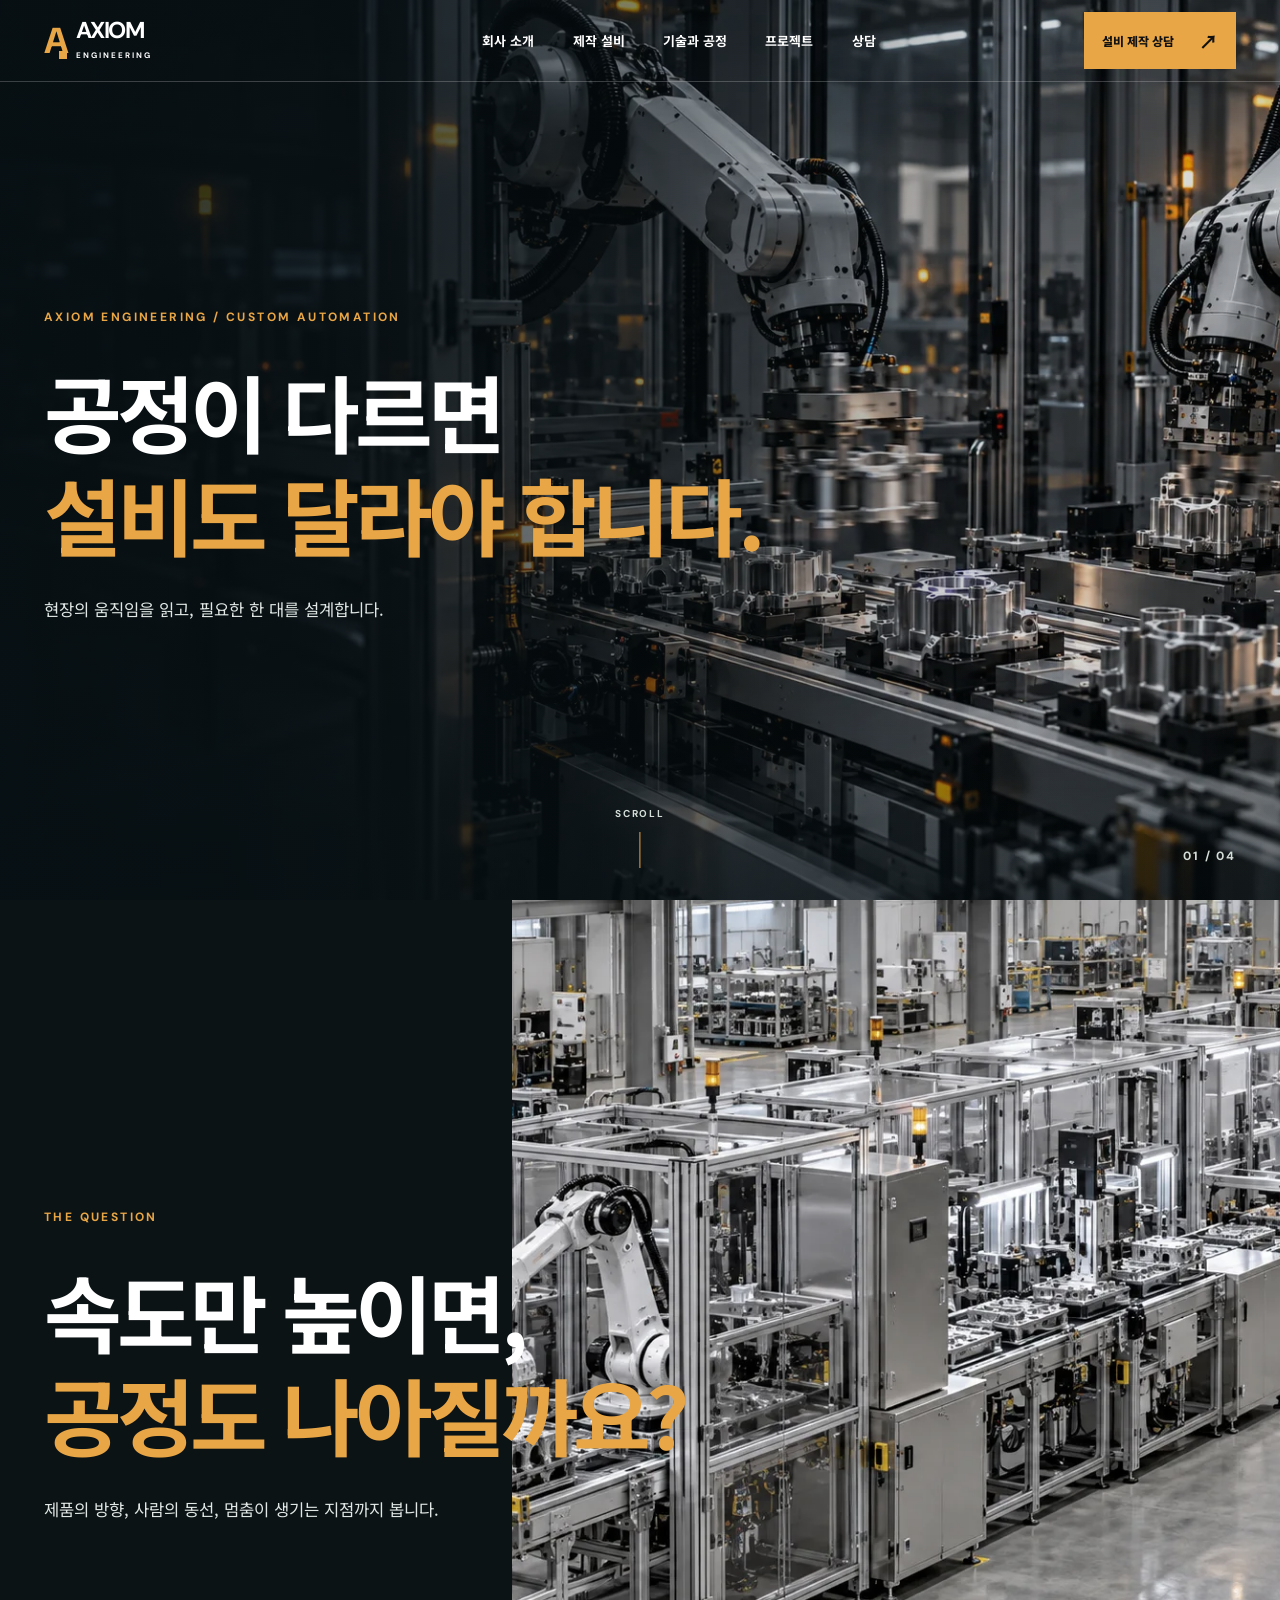
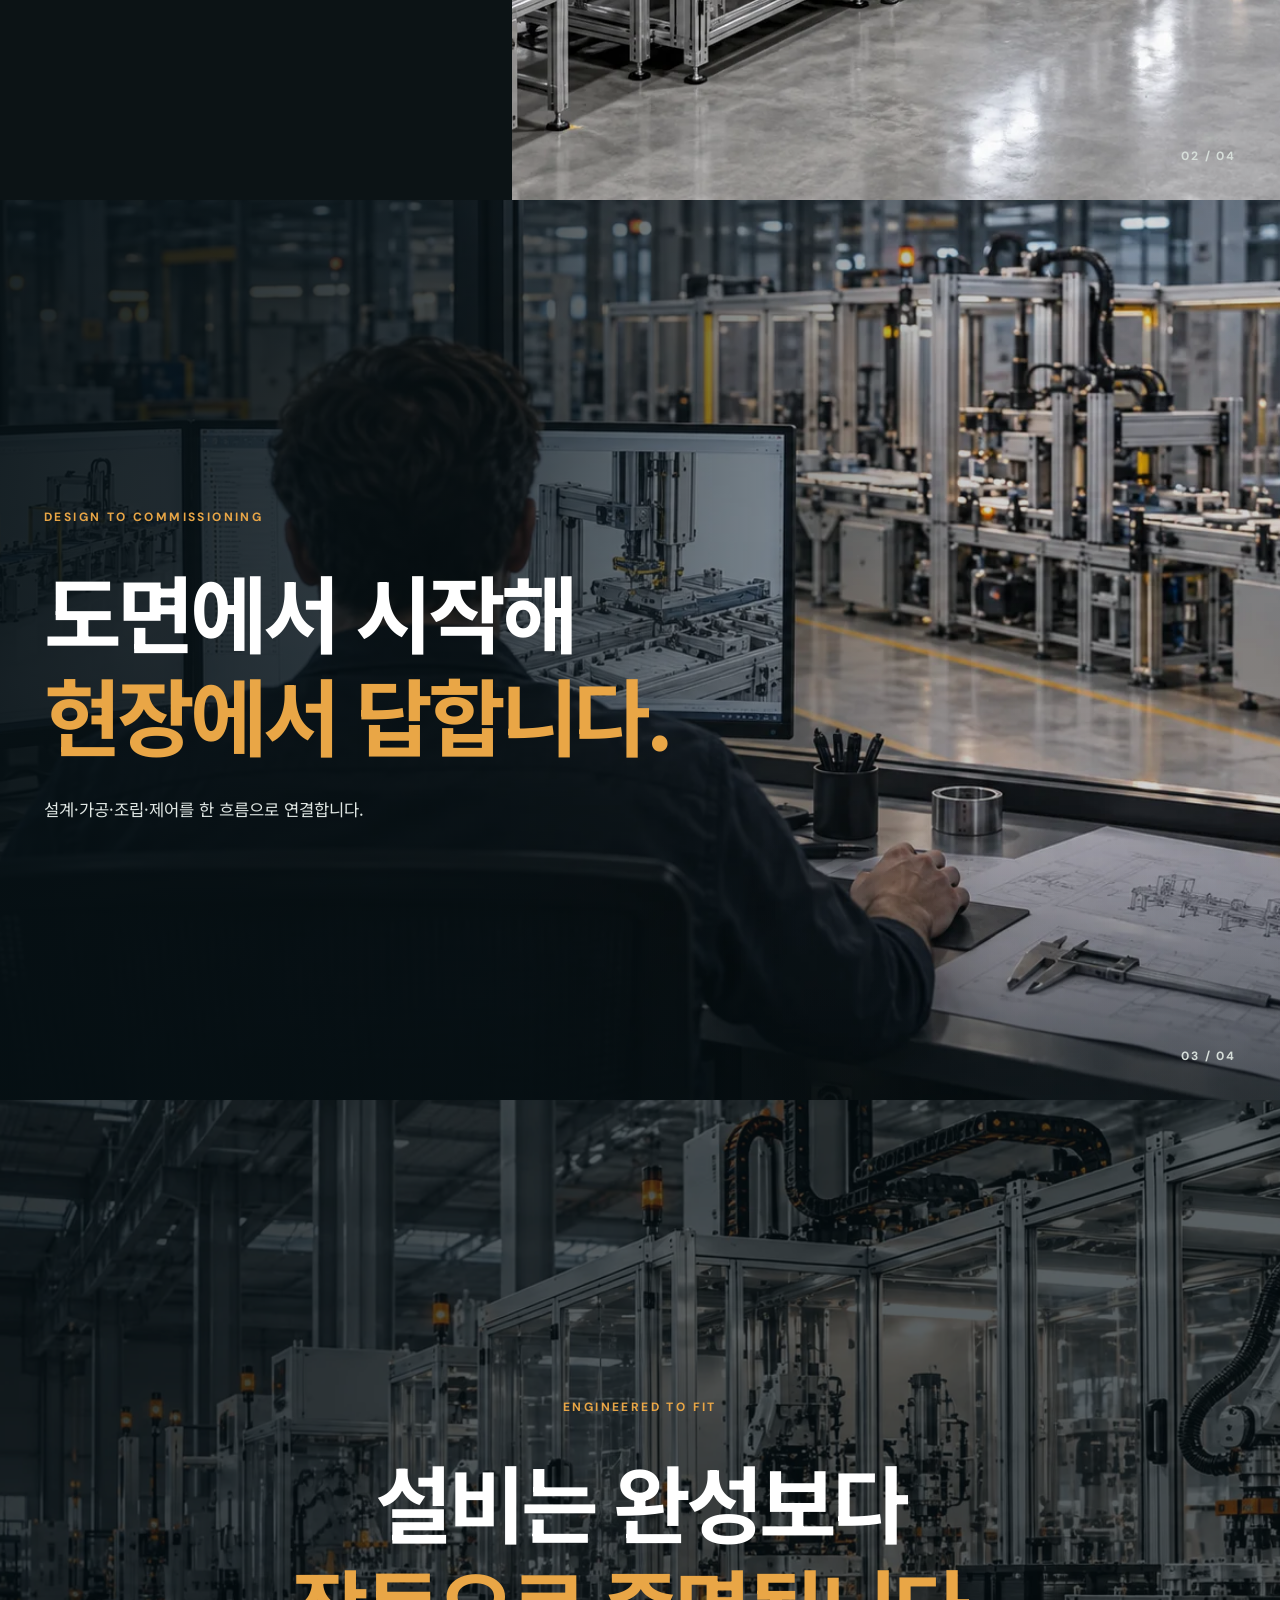
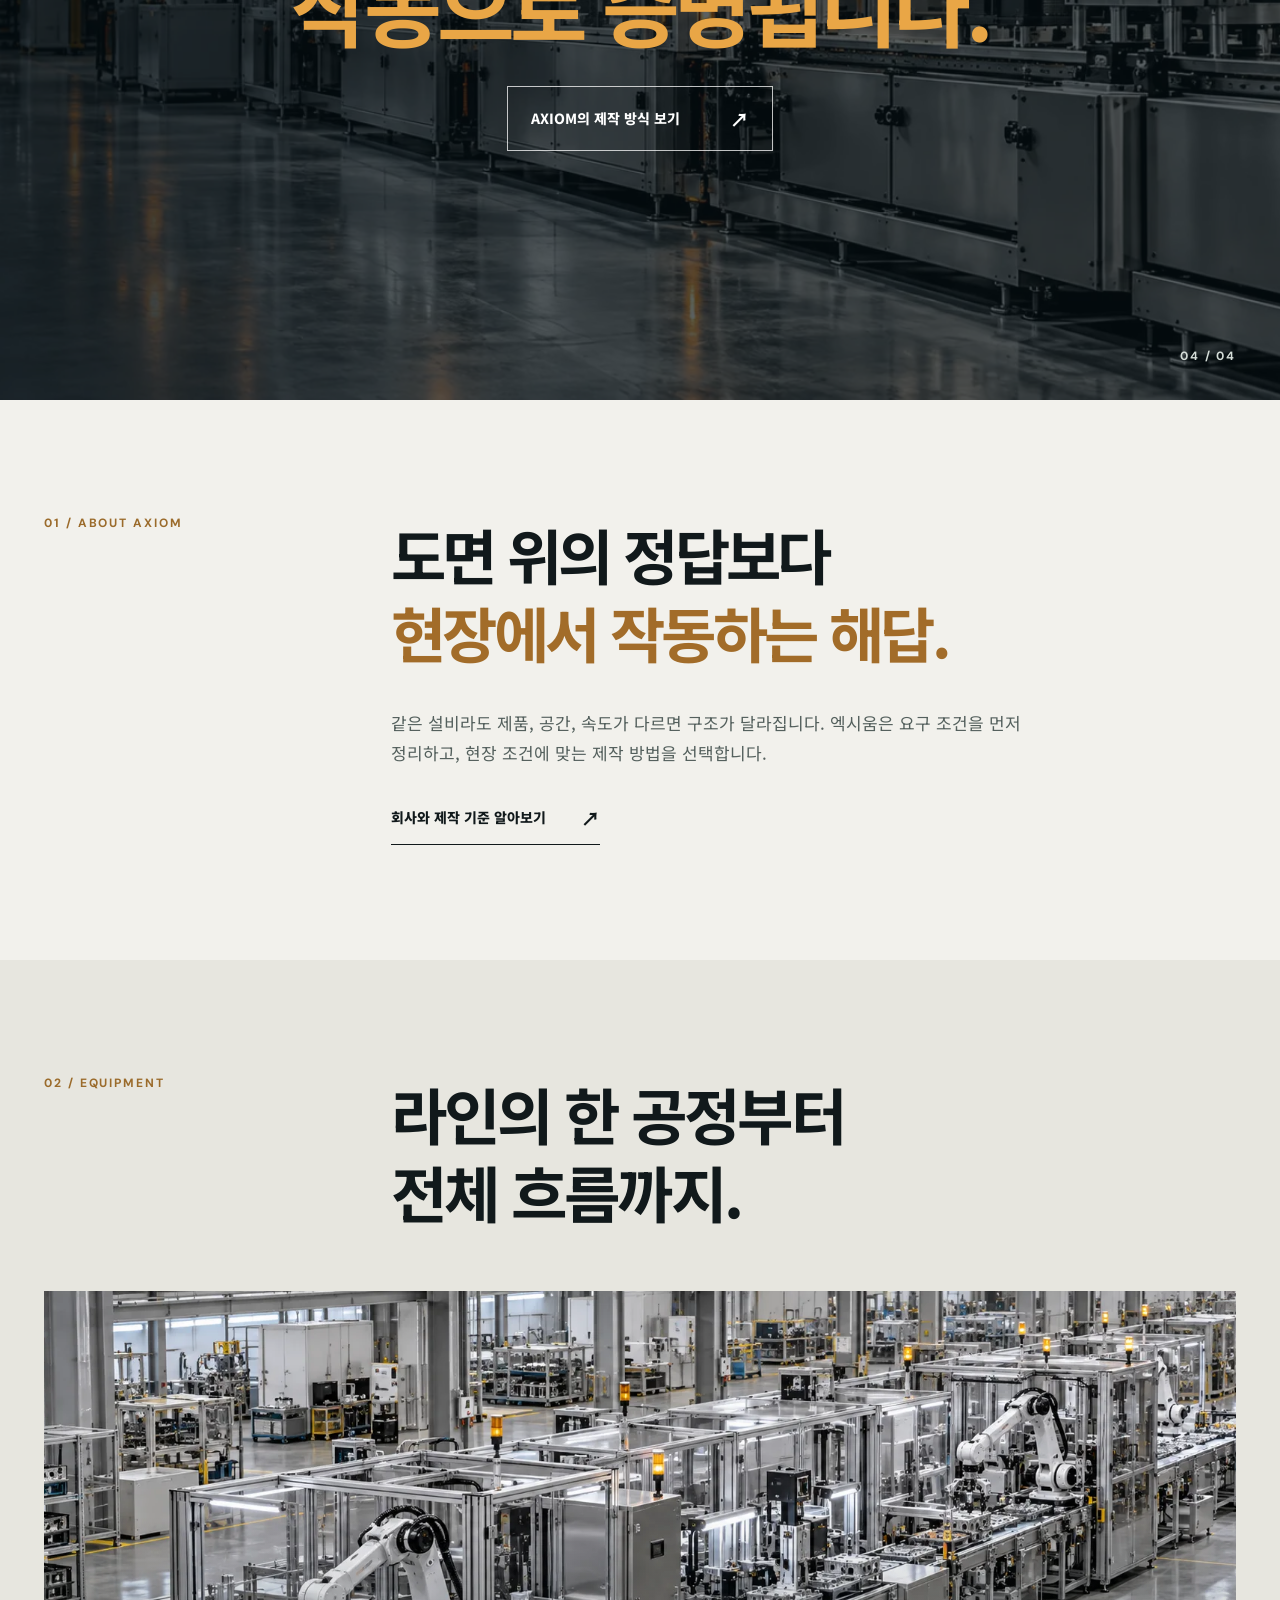
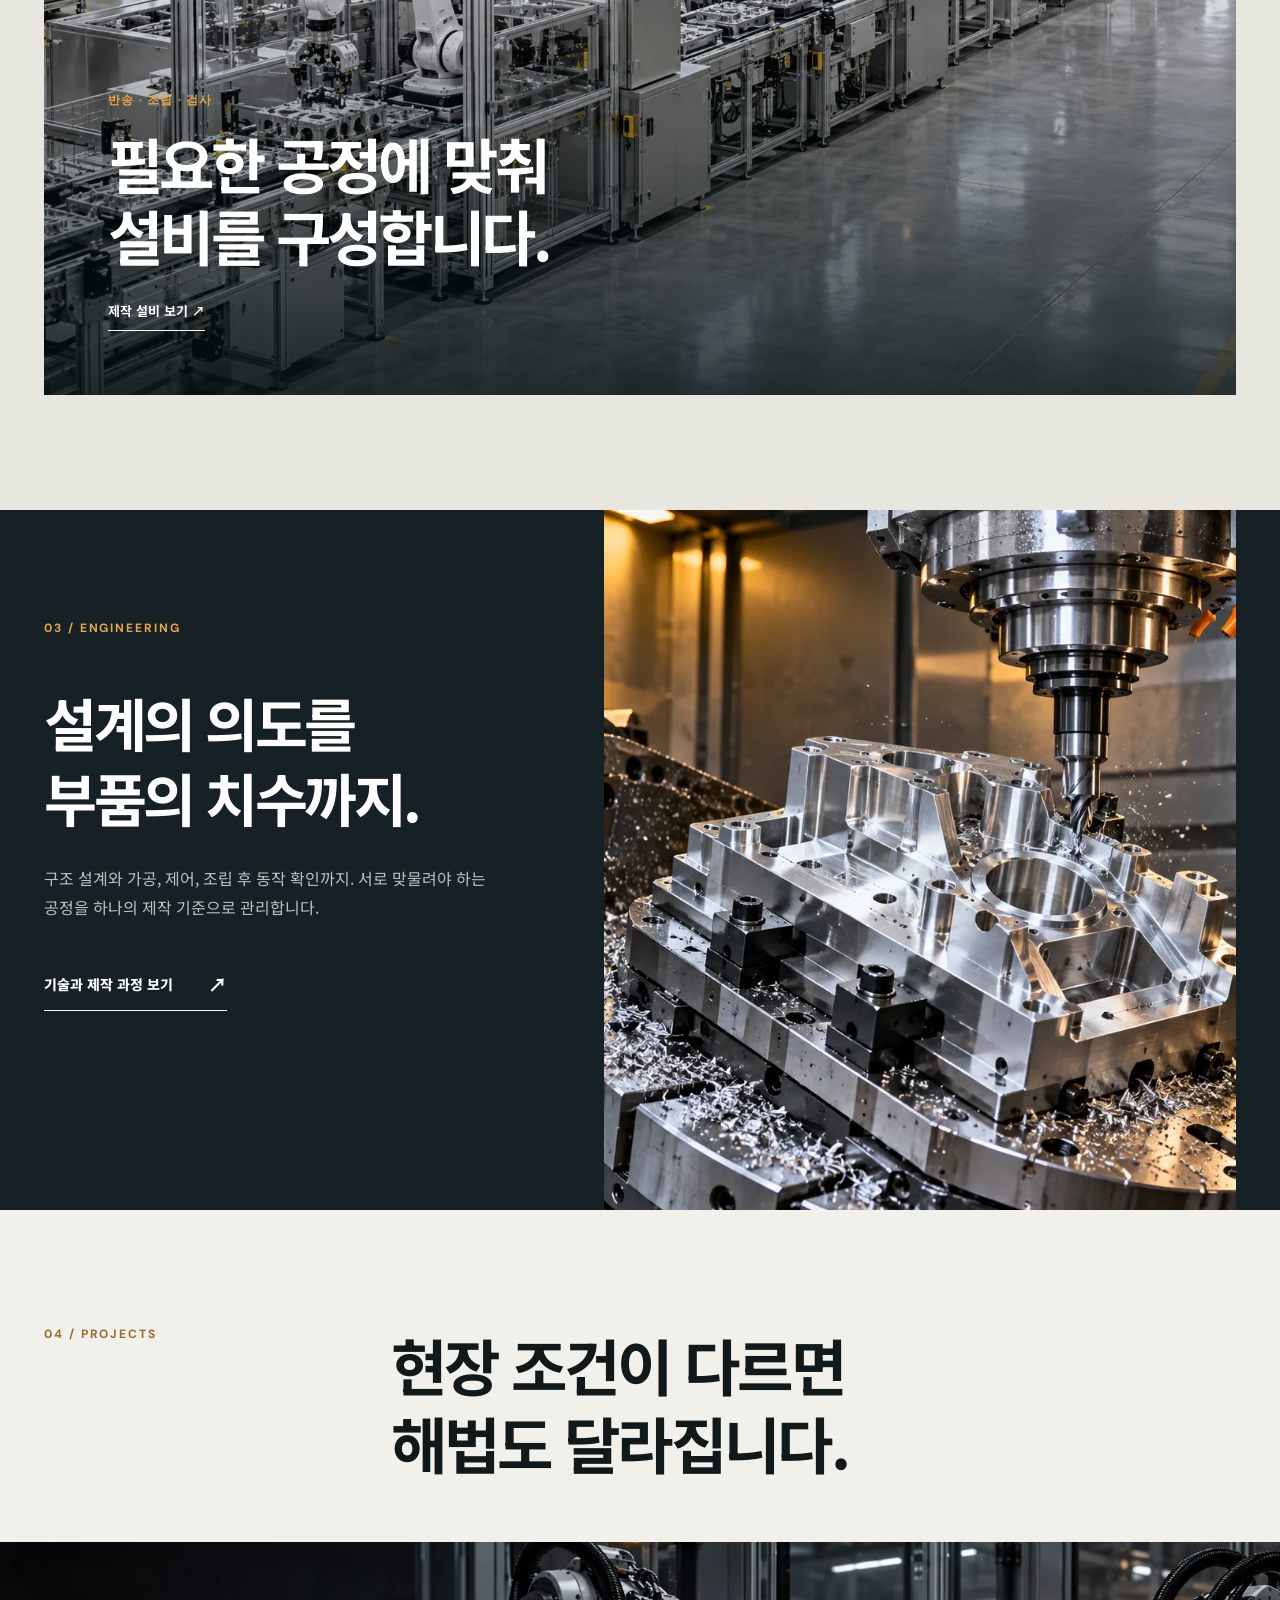
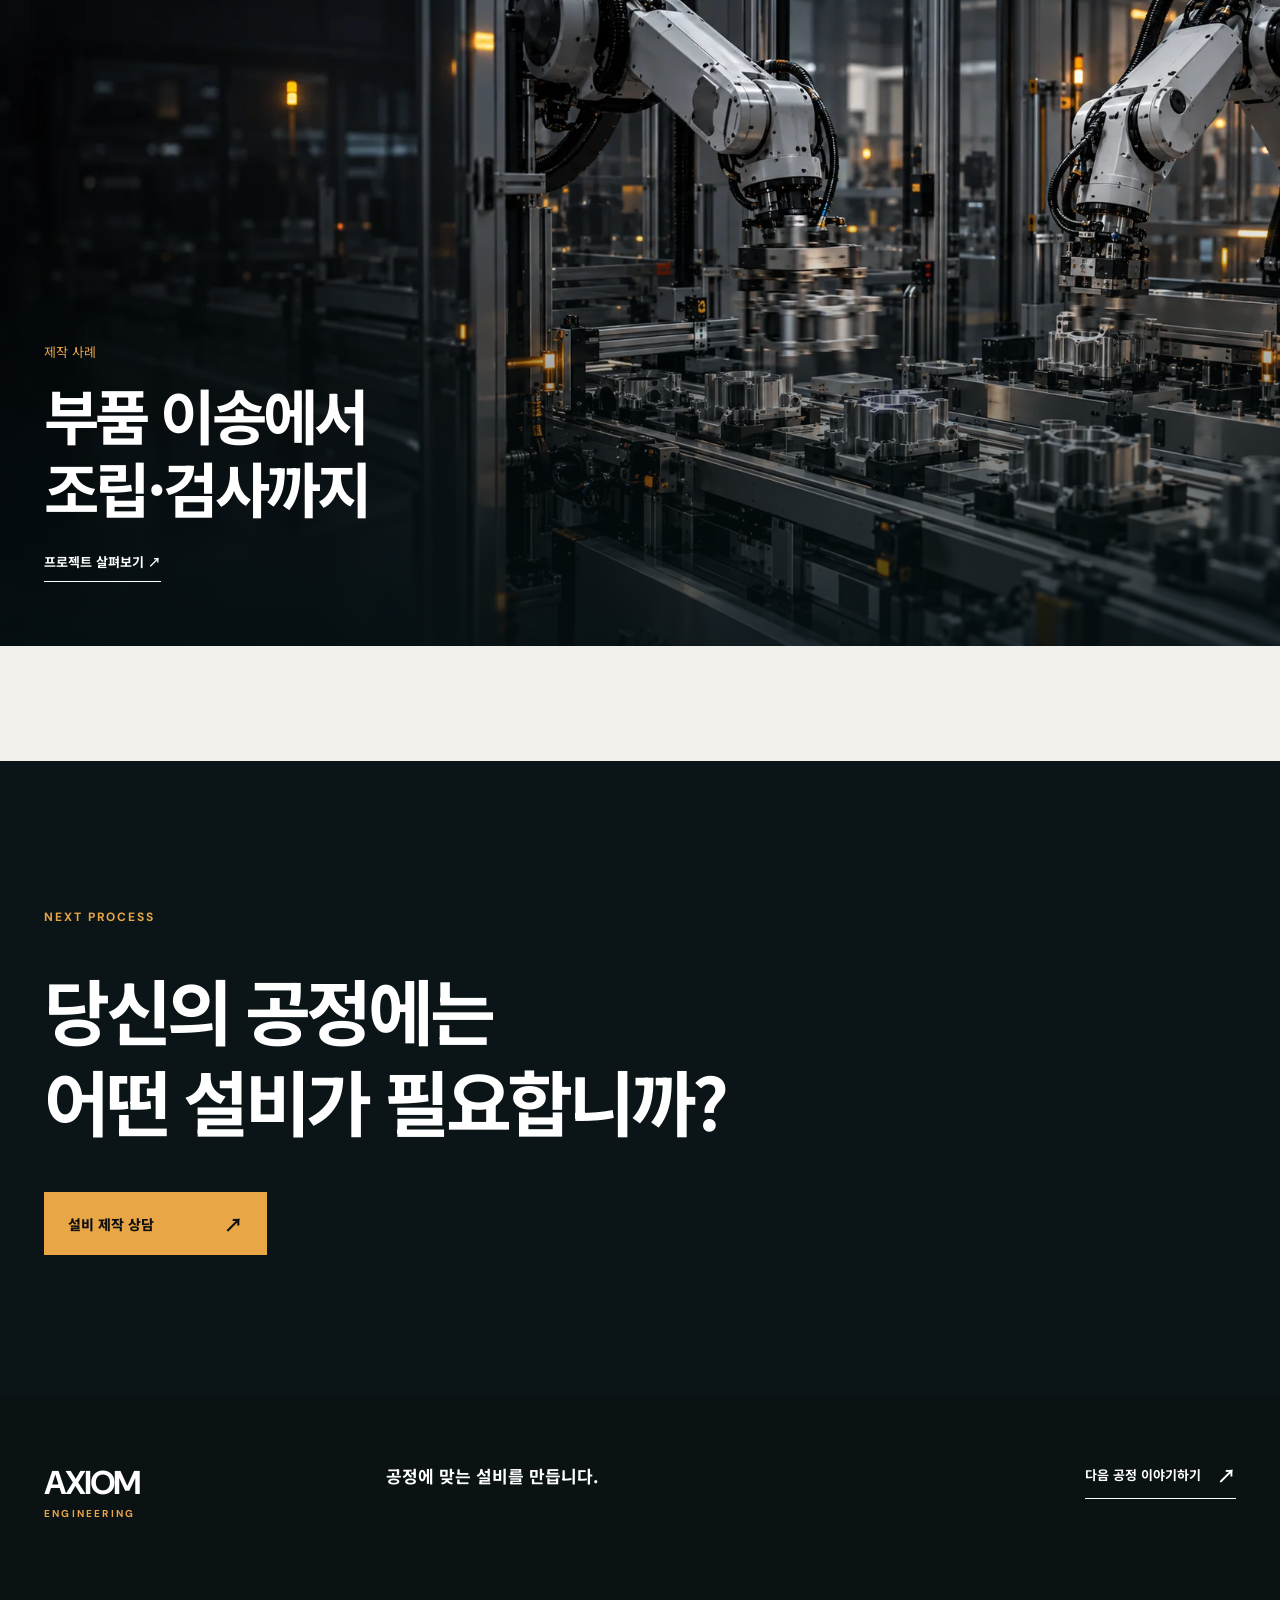
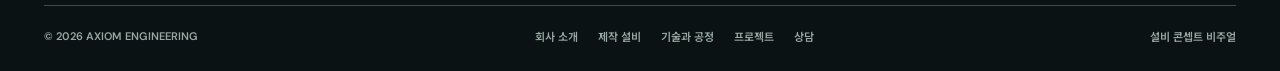
<file: index.html>
<!doctype html><html lang="ko"><head><meta charset="utf-8"><meta name="viewport" content="width=device-width, initial-scale=1"><meta name="theme-color" content="#0d1518"><meta name="robots" content="index, follow, max-image-preview:large"><title>AXIOM ENGINEERING | 맞춤형 산업 자동화 설비</title><meta name="description" content="자동 반송·조립·검사 설비를 공정에 맞춰 설계합니다. 제작 범위와 설계부터 시운전까지의 과정을 확인하고 프로젝트를 상담하세요."><link rel="canonical" href="https://axiom-six-alpha.vercel.app/"><link rel="icon" href="favicon.ico" sizes="any"><link rel="icon" type="image/svg+xml" href="favicon.svg"><link rel="icon" type="image/png" sizes="32x32" href="favicon-32.png"><link rel="icon" type="image/png" sizes="16x16" href="favicon-16.png"><link rel="apple-touch-icon" sizes="180x180" href="apple-touch-icon.png"><link rel="manifest" href="site.webmanifest"><meta property="og:locale" content="ko_KR"><meta property="og:type" content="website"><meta property="og:site_name" content="AXIOM ENGINEERING"><meta property="og:title" content="AXIOM ENGINEERING | 맞춤형 산업 자동화 설비"><meta property="og:description" content="자동 반송·조립·검사 설비를 공정에 맞춰 설계합니다. 제작 범위와 설계부터 시운전까지의 과정을 확인하고 프로젝트를 상담하세요."><meta property="og:url" content="https://axiom-six-alpha.vercel.app/"><meta property="og:image" content="https://axiom-six-alpha.vercel.app/og-image.png"><meta property="og:image:type" content="image/png"><meta property="og:image:width" content="1200"><meta property="og:image:height" content="630"><meta property="og:image:alt" content="AXIOM ENGINEERING 맞춤형 자동화 설비"><meta name="twitter:card" content="summary_large_image"><meta name="twitter:title" content="AXIOM ENGINEERING | 맞춤형 산업 자동화 설비"><meta name="twitter:description" content="자동 반송·조립·검사 설비를 공정에 맞춰 설계합니다. 제작 범위와 설계부터 시운전까지의 과정을 확인하고 프로젝트를 상담하세요."><meta name="twitter:image" content="https://axiom-six-alpha.vercel.app/og-image.png"><link rel="preload" href="assets/robot-cell.webp" as="image"><link rel="modulepreload" href="opening-3d.js?v=8"><link rel="stylesheet" href="opening.css?v=7"><link rel="stylesheet" href="site.css"><script type="application/ld+json">{"@context":"https://schema.org","@graph":[{"@type":"Organization","@id":"https://axiom-six-alpha.vercel.app/#organization","name":"AXIOM ENGINEERING","url":"https://axiom-six-alpha.vercel.app/","logo":{"@type":"ImageObject","url":"https://axiom-six-alpha.vercel.app/icon-512.png"}},{"@type":"WebSite","@id":"https://axiom-six-alpha.vercel.app/#website","name":"AXIOM ENGINEERING","url":"https://axiom-six-alpha.vercel.app/","inLanguage":"ko-KR","publisher":{"@id":"https://axiom-six-alpha.vercel.app/#organization"}},{"@type":"WebPage","@id":"https://axiom-six-alpha.vercel.app/#webpage","url":"https://axiom-six-alpha.vercel.app/","name":"AXIOM ENGINEERING | 맞춤형 산업 자동화 설비","description":"자동 반송·조립·검사 설비를 공정에 맞춰 설계합니다. 제작 범위와 설계부터 시운전까지의 과정을 확인하고 프로젝트를 상담하세요.","inLanguage":"ko-KR","isPartOf":{"@id":"https://axiom-six-alpha.vercel.app/#website"},"publisher":{"@id":"https://axiom-six-alpha.vercel.app/#organization"}}]}</script><script defer src="site.js?v=3d8"></script></head><body data-page="home" data-home="true" class="intro-active"><a class="skip-link" href="#main">본문으로 바로가기</a><div class="intro" id="intro" role="region" aria-label="설비 오프닝">
  <div class="opening-fallback" aria-hidden="true"><span></span><span></span></div>
  <div class="intro-mark" aria-hidden="true"><span>AXIOM</span><small>ENGINEERING</small></div>
  <button class="intro-skip" id="introSkip" type="button">건너뛰기 <span aria-hidden="true">↗</span></button>
</div>
<noscript><style>.intro{display:none}.intro-active{overflow:auto}</style></noscript>
<header class="site-header" id="siteHeader"><a class="brand" href="index.html" aria-label="AXIOM ENGINEERING 홈"><span class="brand-a">A<span></span></span><span class="brand-word">AXIOM<small>ENGINEERING</small></span></a><nav class="desktop-nav" aria-label="주 메뉴"><a href="company.html" >회사 소개</a><a href="equipment.html" >제작 설비</a><a href="engineering.html" >기술과 공정</a><a href="projects.html" >프로젝트</a><a href="contact.html" >상담</a></nav><a class="header-cta" href="contact.html">설비 제작 상담 <span aria-hidden="true">↗</span></a><button class="menu-toggle" id="menuToggle" type="button" aria-controls="mobileMenu" aria-expanded="false" aria-label="메뉴 열기"><span></span><span></span></button></header><nav class="mobile-menu" id="mobileMenu" aria-label="모바일 메뉴"><a href="company.html" >회사 소개</a><a href="equipment.html" >제작 설비</a><a href="engineering.html" >기술과 공정</a><a href="projects.html" >프로젝트</a><a href="contact.html" >상담</a></nav><main id="main"><div class="story" id="prologue" aria-label="AXIOM의 제작 이야기"><section class="story-scene story-first" data-scene="1" style="--scene-image:url('assets/robot-cell.webp')" aria-labelledby="storyTitle"><div class="story-inner wrap"><p class="story-kicker">AXIOM ENGINEERING / CUSTOM AUTOMATION</p><h1 id="storyTitle">공정이 다르면<br><em>설비도 달라야 합니다.</em></h1><p class="story-lead">현장의 움직임을 읽고, 필요한 한 대를 설계합니다.</p></div><span class="scene-side">01 / 04</span><span class="scene-cue">SCROLL <i></i></span></section>
  <section class="story-scene story-question" data-scene="2" aria-labelledby="storyQuestion"><div class="story-question-image"><img src="assets/line.webp" alt="자동화 생산라인 콘셉트 비주얼" loading="eager"></div><div class="story-inner wrap"><p class="story-kicker">THE QUESTION</p><h2 id="storyQuestion">속도만 높이면,<br><em>공정도 나아질까요?</em></h2><p class="story-lead">제품의 방향, 사람의 동선, 멈춤이 생기는 지점까지 봅니다.</p></div><span class="scene-side">02 / 04</span></section>
  <section class="story-scene story-design" data-scene="3" style="--scene-image:url('assets/design.webp')" aria-labelledby="storyDesign"><div class="story-inner wrap"><p class="story-kicker">DESIGN TO COMMISSIONING</p><h2 id="storyDesign">도면에서 시작해<br><em>현장에서 답합니다.</em></h2><p class="story-lead">설계·가공·조립·제어를 한 흐름으로 연결합니다.</p></div><span class="scene-side">03 / 04</span></section>
  <section class="story-scene story-gateway" data-scene="4" style="--scene-image:url('assets/hero.webp')" aria-labelledby="storyGateway"><div class="story-inner wrap"><p class="story-kicker">ENGINEERED TO FIT</p><h2 id="storyGateway">설비는 완성보다<br><em>작동으로 증명됩니다.</em></h2><a class="gateway-link" href="#site-home">AXIOM의 제작 방식 보기 <span aria-hidden="true">↗</span></a></div><span class="scene-side">04 / 04</span></section></div>
  <div id="site-home" class="home-chapter"><section class="home-thesis pad-section"><div class="wrap thesis-layout"><span class="chapter-label">01 / ABOUT AXIOM</span><div><h2>도면 위의 정답보다<br><em>현장에서 작동하는 해답.</em></h2><p>같은 설비라도 제품, 공간, 속도가 다르면 구조가 달라집니다. 엑시움은 요구 조건을 먼저 정리하고, 현장 조건에 맞는 제작 방법을 선택합니다.</p><a class="under-link" href="company.html">회사와 제작 기준 알아보기 <span aria-hidden="true">↗</span></a></div></div></section>
  <section class="home-equipment pad-section"><div class="wrap"><div class="feature-heading"><span class="chapter-label">02 / EQUIPMENT</span><h2>라인의 한 공정부터<br>전체 흐름까지.</h2></div><a class="equipment-feature" href="equipment.html"><img src="assets/line.webp" alt="자동 반송 및 조립라인 콘셉트 비주얼" loading="lazy"><span class="equipment-feature-copy"><small>반송 · 조립 · 검사</small><strong>필요한 공정에 맞춰<br>설비를 구성합니다.</strong><b>제작 설비 보기 ↗</b></span></a></div></section>
  <section class="home-process"><div class="wrap"><div><span class="chapter-label light">03 / ENGINEERING</span><h2>설계의 의도를<br>부품의 치수까지.</h2><p>구조 설계와 가공, 제어, 조립 후 동작 확인까지. 서로 맞물려야 하는 공정을 하나의 제작 기준으로 관리합니다.</p><a class="under-link light-link" href="engineering.html">기술과 제작 과정 보기 <span aria-hidden="true">↗</span></a></div><img src="assets/machining.webp" alt="정밀 금속 가공 콘셉트 비주얼" loading="lazy"></div></section>
  <section class="home-project pad-section"><div class="wrap project-home-head"><span class="chapter-label">04 / PROJECTS</span><h2>현장 조건이 다르면<br>해법도 달라집니다.</h2></div><a class="project-home-image" href="projects.html"><img src="assets/robot-cell.webp" alt="로봇 조립 셀 콘셉트 비주얼" loading="lazy"><span><small>제작 사례</small><strong>부품 이송에서<br>조립·검사까지</strong><b>프로젝트 살펴보기 ↗</b></span></a></section>
  <section class="home-finale"><div class="wrap"><span class="chapter-label light">NEXT PROCESS</span><h2>당신의 공정에는<br>어떤 설비가 필요합니까?</h2><a class="solid-link" href="contact.html">설비 제작 상담 <span aria-hidden="true">↗</span></a></div></section></div></main><footer class="site-footer"><div class="footer-top wrap"><a class="footer-logo" href="index.html">AXIOM <span>ENGINEERING</span></a><p>공정에 맞는 설비를 만듭니다.</p><a href="contact.html" class="footer-contact">다음 공정 이야기하기 <span aria-hidden="true">↗</span></a></div><div class="footer-bottom wrap"><span>© 2026 AXIOM ENGINEERING</span><nav aria-label="하단 메뉴"><a href="company.html">회사 소개</a><a href="equipment.html">제작 설비</a><a href="engineering.html">기술과 공정</a><a href="projects.html">프로젝트</a><a href="contact.html">상담</a></nav><span>설비 콘셉트 비주얼</span></div></footer></body></html>
</file>
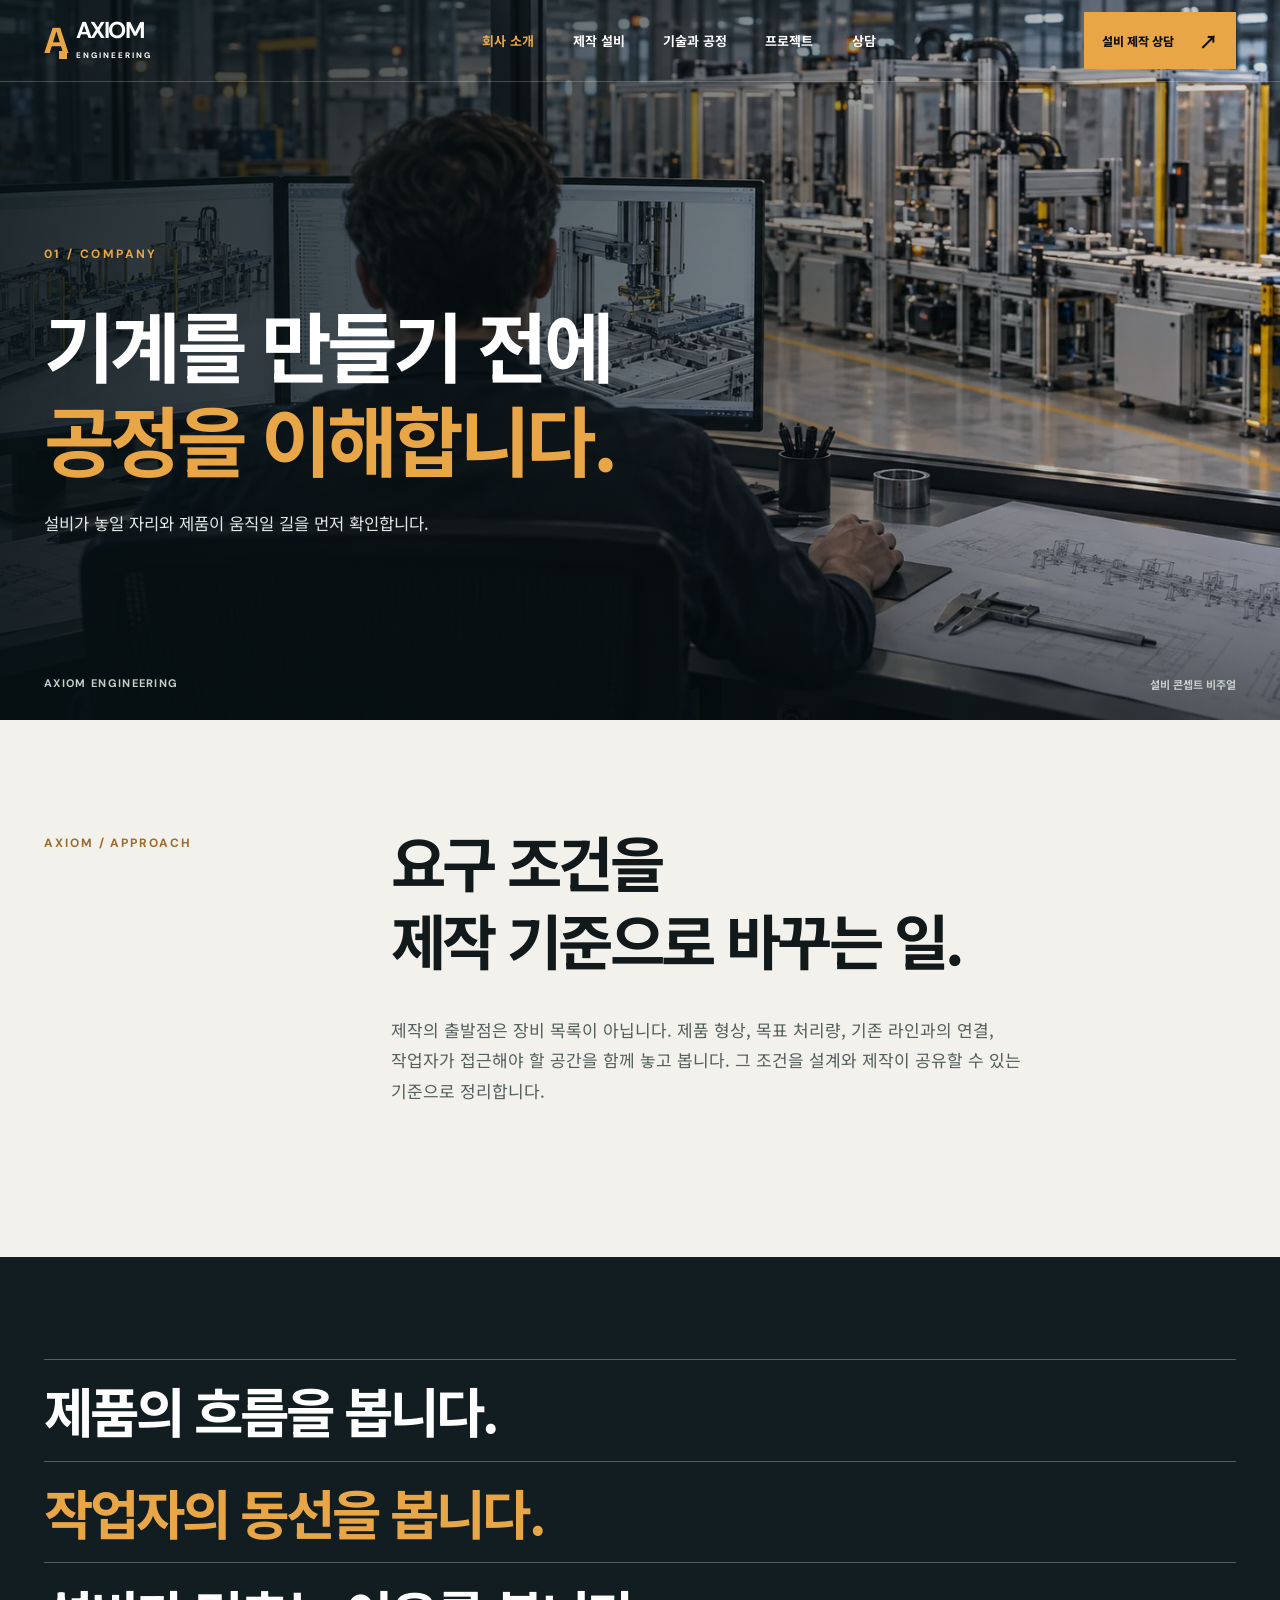
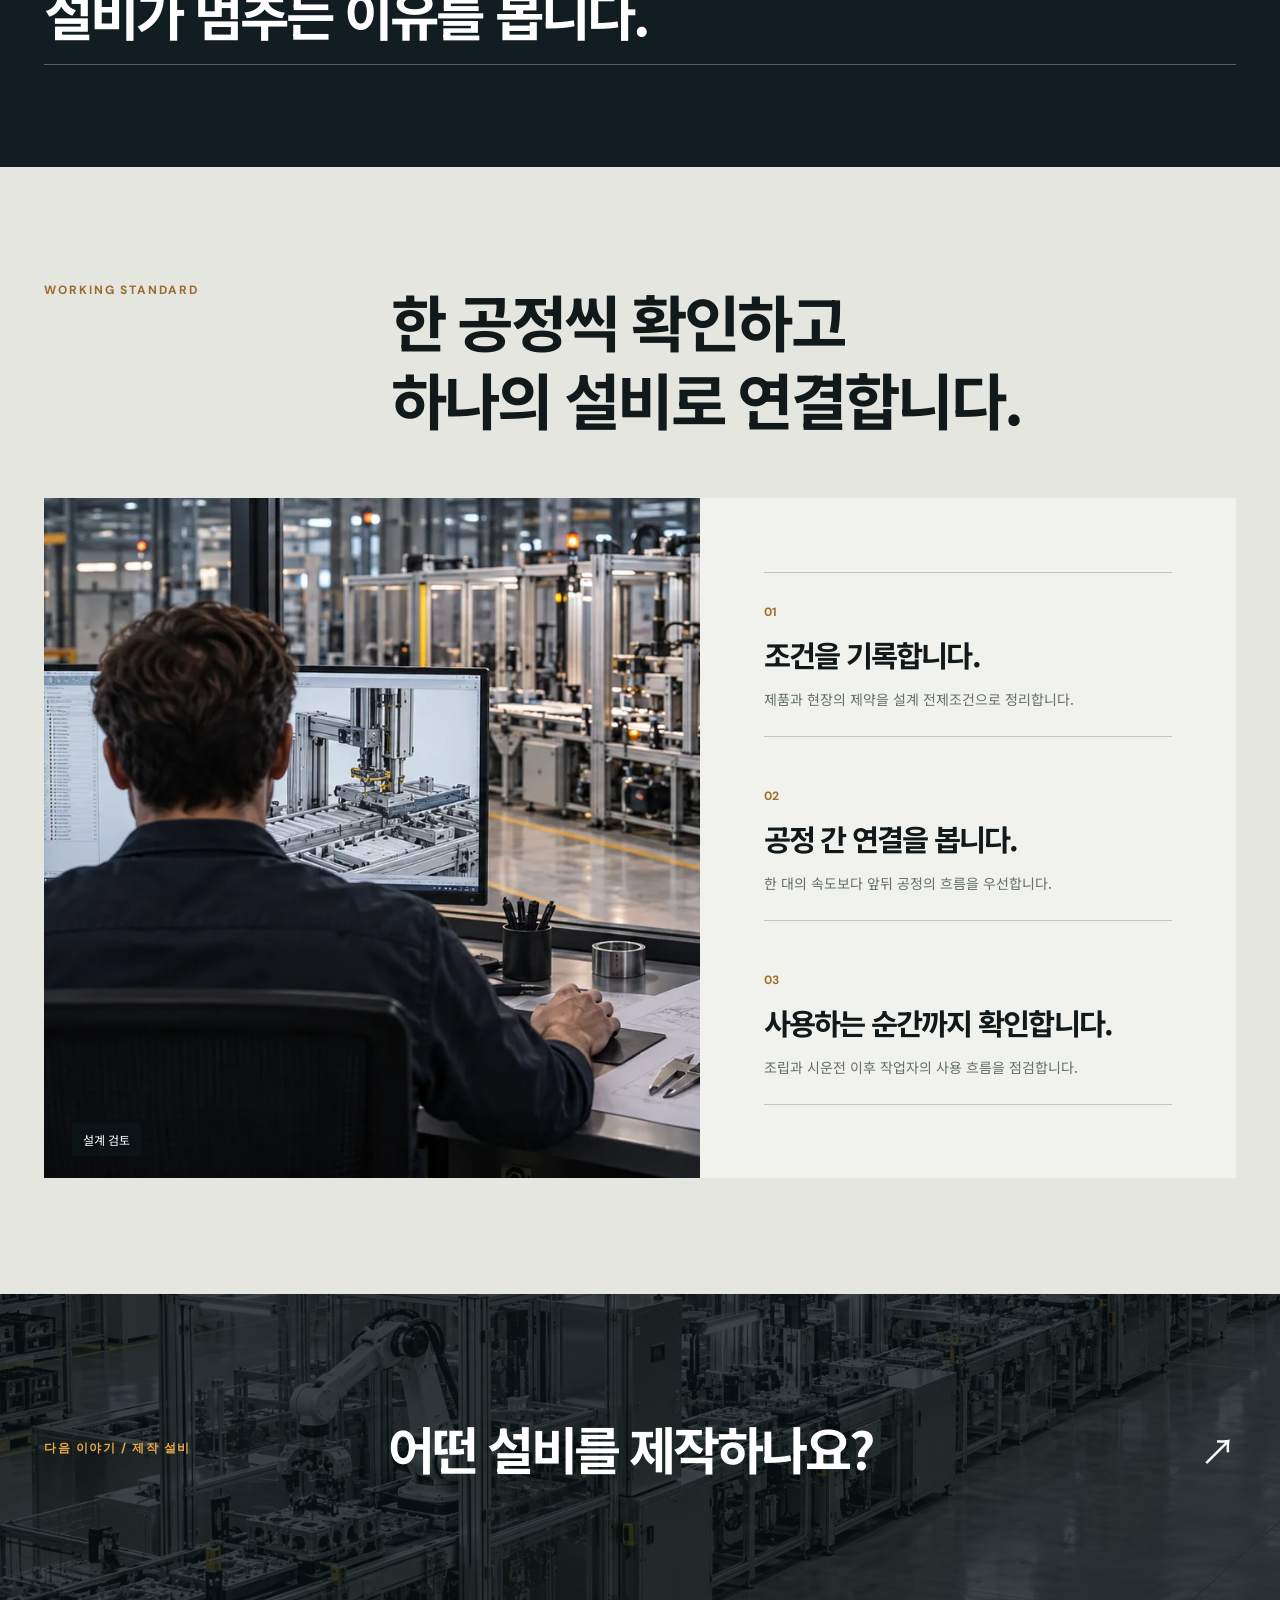
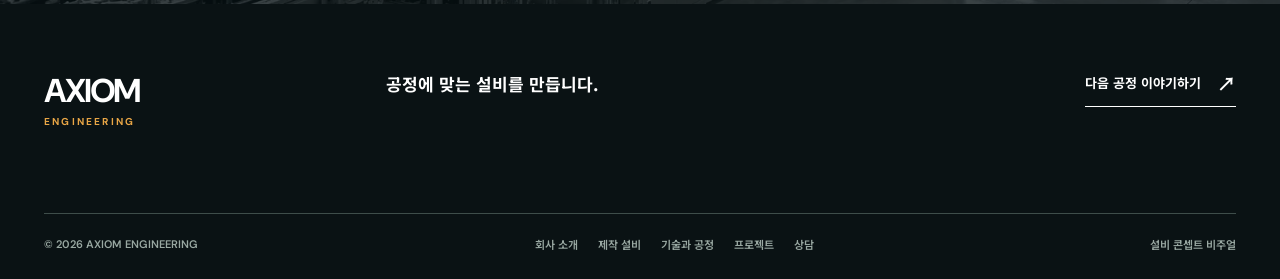
<file: company.html>
<!doctype html><html lang="ko"><head><meta charset="utf-8"><meta name="viewport" content="width=device-width, initial-scale=1"><meta name="theme-color" content="#0d1518"><meta name="robots" content="index, follow, max-image-preview:large"><title>회사 소개 | AXIOM ENGINEERING</title><meta name="description" content="제품 흐름과 설치 환경을 분석해 맞춤형 자동화 설비의 구조를 정하는 AXIOM ENGINEERING의 접근을 소개합니다."><link rel="canonical" href="https://axiom-six-alpha.vercel.app/company.html"><link rel="icon" href="favicon.ico" sizes="any"><link rel="icon" type="image/svg+xml" href="favicon.svg"><link rel="icon" type="image/png" sizes="32x32" href="favicon-32.png"><link rel="icon" type="image/png" sizes="16x16" href="favicon-16.png"><link rel="apple-touch-icon" sizes="180x180" href="apple-touch-icon.png"><link rel="manifest" href="site.webmanifest"><meta property="og:locale" content="ko_KR"><meta property="og:type" content="website"><meta property="og:site_name" content="AXIOM ENGINEERING"><meta property="og:title" content="회사 소개 | AXIOM ENGINEERING"><meta property="og:description" content="제품 흐름과 설치 환경을 분석해 맞춤형 자동화 설비의 구조를 정하는 AXIOM ENGINEERING의 접근을 소개합니다."><meta property="og:url" content="https://axiom-six-alpha.vercel.app/company.html"><meta property="og:image" content="https://axiom-six-alpha.vercel.app/og-image.png"><meta property="og:image:type" content="image/png"><meta property="og:image:width" content="1200"><meta property="og:image:height" content="630"><meta property="og:image:alt" content="AXIOM ENGINEERING 맞춤형 자동화 설비"><meta name="twitter:card" content="summary_large_image"><meta name="twitter:title" content="회사 소개 | AXIOM ENGINEERING"><meta name="twitter:description" content="제품 흐름과 설치 환경을 분석해 맞춤형 자동화 설비의 구조를 정하는 AXIOM ENGINEERING의 접근을 소개합니다."><meta name="twitter:image" content="https://axiom-six-alpha.vercel.app/og-image.png"><link rel="preload" href="assets/design.webp" as="image"><link rel="stylesheet" href="site.css"><script type="application/ld+json">{"@context":"https://schema.org","@graph":[{"@type":"Organization","@id":"https://axiom-six-alpha.vercel.app/#organization","name":"AXIOM ENGINEERING","url":"https://axiom-six-alpha.vercel.app/","logo":{"@type":"ImageObject","url":"https://axiom-six-alpha.vercel.app/icon-512.png"}},{"@type":"WebSite","@id":"https://axiom-six-alpha.vercel.app/#website","name":"AXIOM ENGINEERING","url":"https://axiom-six-alpha.vercel.app/","inLanguage":"ko-KR","publisher":{"@id":"https://axiom-six-alpha.vercel.app/#organization"}},{"@type":"WebPage","@id":"https://axiom-six-alpha.vercel.app/company.html#webpage","url":"https://axiom-six-alpha.vercel.app/company.html","name":"회사 소개 | AXIOM ENGINEERING","description":"제품 흐름과 설치 환경을 분석해 맞춤형 자동화 설비의 구조를 정하는 AXIOM ENGINEERING의 접근을 소개합니다.","inLanguage":"ko-KR","isPartOf":{"@id":"https://axiom-six-alpha.vercel.app/#website"},"publisher":{"@id":"https://axiom-six-alpha.vercel.app/#organization"},"breadcrumb":{"@id":"https://axiom-six-alpha.vercel.app/company.html#breadcrumb"}},{"@type":"BreadcrumbList","@id":"https://axiom-six-alpha.vercel.app/company.html#breadcrumb","itemListElement":[{"@type":"ListItem","position":1,"name":"홈","item":"https://axiom-six-alpha.vercel.app/"},{"@type":"ListItem","position":2,"name":"회사 소개","item":"https://axiom-six-alpha.vercel.app/company.html"}]}]}</script><script defer src="site.js?v=3d3"></script></head><body data-page="company" ><a class="skip-link" href="#main">본문으로 바로가기</a><header class="site-header" id="siteHeader"><a class="brand" href="index.html" aria-label="AXIOM ENGINEERING 홈"><span class="brand-a">A<span></span></span><span class="brand-word">AXIOM<small>ENGINEERING</small></span></a><nav class="desktop-nav" aria-label="주 메뉴"><a href="company.html" aria-current="page">회사 소개</a><a href="equipment.html" >제작 설비</a><a href="engineering.html" >기술과 공정</a><a href="projects.html" >프로젝트</a><a href="contact.html" >상담</a></nav><a class="header-cta" href="contact.html">설비 제작 상담 <span aria-hidden="true">↗</span></a><button class="menu-toggle" id="menuToggle" type="button" aria-controls="mobileMenu" aria-expanded="false" aria-label="메뉴 열기"><span></span><span></span></button></header><nav class="mobile-menu" id="mobileMenu" aria-label="모바일 메뉴"><a href="company.html" aria-current="page">회사 소개</a><a href="equipment.html" >제작 설비</a><a href="engineering.html" >기술과 공정</a><a href="projects.html" >프로젝트</a><a href="contact.html" >상담</a></nav><main id="main"><section class="sub-hero" style="--hero-image:url('assets/design.webp');--hero-position:center" aria-labelledby="pageTitle"><div class="sub-hero-inner wrap"><span class="sub-hero-kicker">01 / COMPANY</span><h1 id="pageTitle">기계를 만들기 전에<br><em>공정을 이해합니다.</em></h1><p>설비가 놓일 자리와 제품이 움직일 길을 먼저 확인합니다.</p></div><div class="sub-hero-foot wrap"><span>AXIOM ENGINEERING</span><span>설비 콘셉트 비주얼</span></div></section><section class="editorial-intro pad-section"><div class="wrap intro-layout"><span class="chapter-label">AXIOM / APPROACH</span><div><h2>요구 조건을<br>제작 기준으로 바꾸는 일.</h2><p>제작의 출발점은 장비 목록이 아닙니다. 제품 형상, 목표 처리량, 기존 라인과의 연결, 작업자가 접근해야 할 공간을 함께 놓고 봅니다. 그 조건을 설계와 제작이 공유할 수 있는 기준으로 정리합니다.</p></div></div></section><section class="statement-band"><div class="wrap"><p>제품의 흐름을 봅니다.</p><p>작업자의 동선을 봅니다.</p><p>설비가 멈추는 이유를 봅니다.</p></div></section><section class="company-method pad-section"><div class="wrap"><div class="feature-heading"><span class="chapter-label">WORKING STANDARD</span><h2>한 공정씩 확인하고<br>하나의 설비로 연결합니다.</h2></div><div class="method-grid"><figure><img src="assets/design.webp" alt="설계 검토 장면의 콘셉트 비주얼" loading="lazy"><figcaption>설계 검토</figcaption></figure><div class="method-copy"><div><b>01</b><h3>조건을 기록합니다.</h3><p>제품과 현장의 제약을 설계 전제조건으로 정리합니다.</p></div><div><b>02</b><h3>공정 간 연결을 봅니다.</h3><p>한 대의 속도보다 앞뒤 공정의 흐름을 우선합니다.</p></div><div><b>03</b><h3>사용하는 순간까지 확인합니다.</h3><p>조립과 시운전 이후 작업자의 사용 흐름을 점검합니다.</p></div></div></div></div></section><a class="next-page" href="equipment.html" style="--next-image:url('assets/line.webp')"><span class="wrap"><small>다음 이야기 / 제작 설비</small><strong>어떤 설비를 제작하나요?</strong><b aria-hidden="true">↗</b></span></a></main><footer class="site-footer"><div class="footer-top wrap"><a class="footer-logo" href="index.html">AXIOM <span>ENGINEERING</span></a><p>공정에 맞는 설비를 만듭니다.</p><a href="contact.html" class="footer-contact">다음 공정 이야기하기 <span aria-hidden="true">↗</span></a></div><div class="footer-bottom wrap"><span>© 2026 AXIOM ENGINEERING</span><nav aria-label="하단 메뉴"><a href="company.html">회사 소개</a><a href="equipment.html">제작 설비</a><a href="engineering.html">기술과 공정</a><a href="projects.html">프로젝트</a><a href="contact.html">상담</a></nav><span>설비 콘셉트 비주얼</span></div></footer></body></html>
</file>
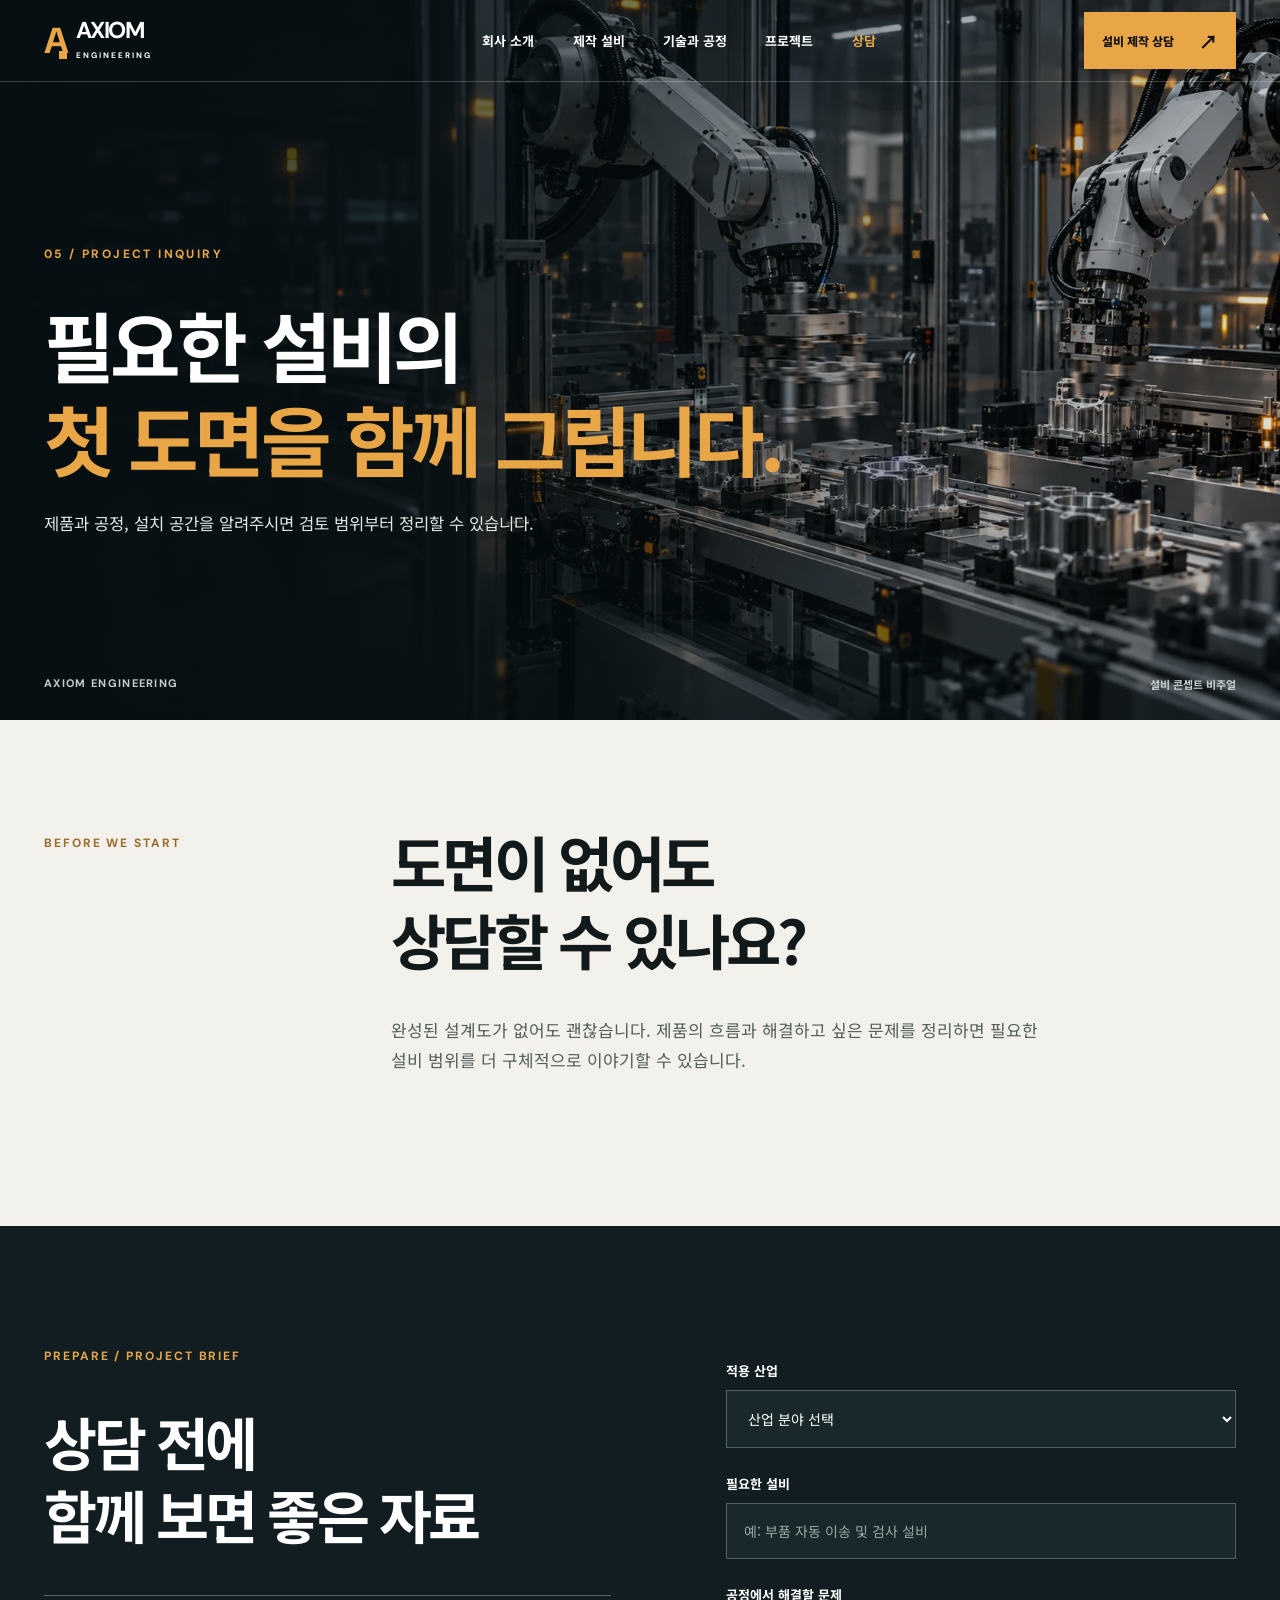
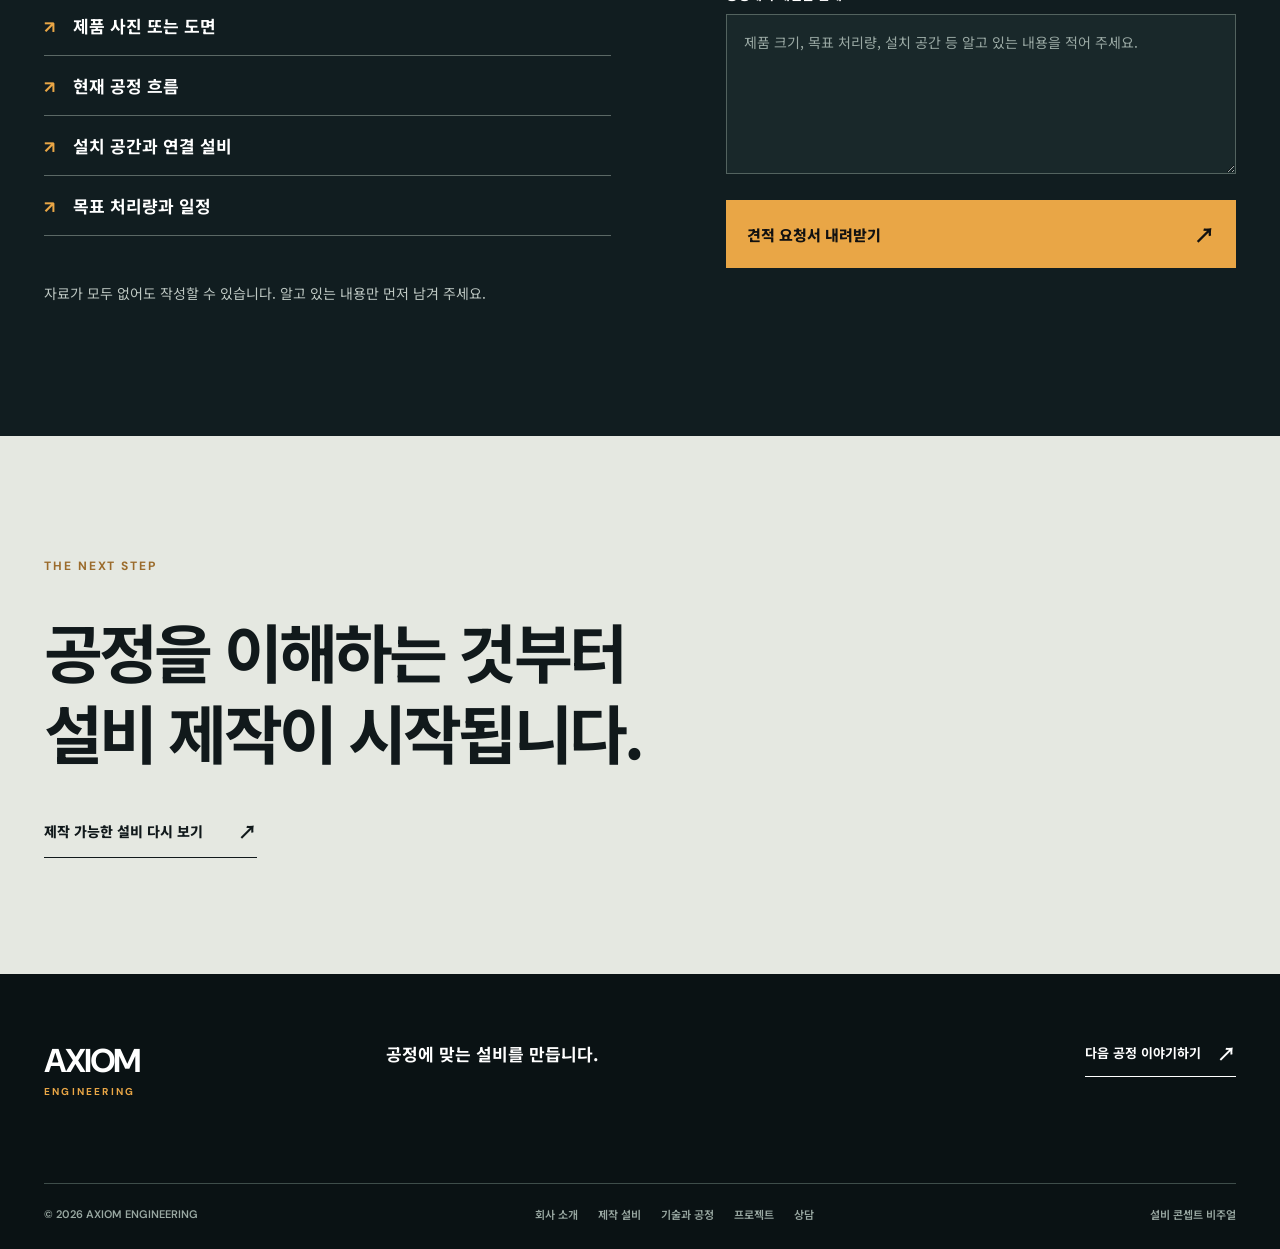
<file: contact.html>
<!doctype html><html lang="ko"><head><meta charset="utf-8"><meta name="viewport" content="width=device-width, initial-scale=1"><meta name="theme-color" content="#0d1518"><meta name="robots" content="index, follow, max-image-preview:large"><title>설비 제작 상담 | AXIOM ENGINEERING</title><meta name="description" content="제품과 공정 조건을 정리해 설비 제작 요청서를 준비하세요. 사진, 도면, 목표 처리량, 설치 공간 정보를 바탕으로 검토를 시작합니다."><link rel="canonical" href="https://axiom-six-alpha.vercel.app/contact.html"><link rel="icon" href="favicon.ico" sizes="any"><link rel="icon" type="image/svg+xml" href="favicon.svg"><link rel="icon" type="image/png" sizes="32x32" href="favicon-32.png"><link rel="icon" type="image/png" sizes="16x16" href="favicon-16.png"><link rel="apple-touch-icon" sizes="180x180" href="apple-touch-icon.png"><link rel="manifest" href="site.webmanifest"><meta property="og:locale" content="ko_KR"><meta property="og:type" content="website"><meta property="og:site_name" content="AXIOM ENGINEERING"><meta property="og:title" content="설비 제작 상담 | AXIOM ENGINEERING"><meta property="og:description" content="제품과 공정 조건을 정리해 설비 제작 요청서를 준비하세요. 사진, 도면, 목표 처리량, 설치 공간 정보를 바탕으로 검토를 시작합니다."><meta property="og:url" content="https://axiom-six-alpha.vercel.app/contact.html"><meta property="og:image" content="https://axiom-six-alpha.vercel.app/og-image.png"><meta property="og:image:type" content="image/png"><meta property="og:image:width" content="1200"><meta property="og:image:height" content="630"><meta property="og:image:alt" content="AXIOM ENGINEERING 맞춤형 자동화 설비"><meta name="twitter:card" content="summary_large_image"><meta name="twitter:title" content="설비 제작 상담 | AXIOM ENGINEERING"><meta name="twitter:description" content="제품과 공정 조건을 정리해 설비 제작 요청서를 준비하세요. 사진, 도면, 목표 처리량, 설치 공간 정보를 바탕으로 검토를 시작합니다."><meta name="twitter:image" content="https://axiom-six-alpha.vercel.app/og-image.png"><link rel="preload" href="assets/robot-cell.webp" as="image"><link rel="stylesheet" href="site.css"><script type="application/ld+json">{"@context":"https://schema.org","@graph":[{"@type":"Organization","@id":"https://axiom-six-alpha.vercel.app/#organization","name":"AXIOM ENGINEERING","url":"https://axiom-six-alpha.vercel.app/","logo":{"@type":"ImageObject","url":"https://axiom-six-alpha.vercel.app/icon-512.png"}},{"@type":"WebSite","@id":"https://axiom-six-alpha.vercel.app/#website","name":"AXIOM ENGINEERING","url":"https://axiom-six-alpha.vercel.app/","inLanguage":"ko-KR","publisher":{"@id":"https://axiom-six-alpha.vercel.app/#organization"}},{"@type":"WebPage","@id":"https://axiom-six-alpha.vercel.app/contact.html#webpage","url":"https://axiom-six-alpha.vercel.app/contact.html","name":"설비 제작 상담 | AXIOM ENGINEERING","description":"제품과 공정 조건을 정리해 설비 제작 요청서를 준비하세요. 사진, 도면, 목표 처리량, 설치 공간 정보를 바탕으로 검토를 시작합니다.","inLanguage":"ko-KR","isPartOf":{"@id":"https://axiom-six-alpha.vercel.app/#website"},"publisher":{"@id":"https://axiom-six-alpha.vercel.app/#organization"},"breadcrumb":{"@id":"https://axiom-six-alpha.vercel.app/contact.html#breadcrumb"}},{"@type":"BreadcrumbList","@id":"https://axiom-six-alpha.vercel.app/contact.html#breadcrumb","itemListElement":[{"@type":"ListItem","position":1,"name":"홈","item":"https://axiom-six-alpha.vercel.app/"},{"@type":"ListItem","position":2,"name":"상담","item":"https://axiom-six-alpha.vercel.app/contact.html"}]}]}</script><script defer src="site.js?v=3d3"></script></head><body data-page="contact" ><a class="skip-link" href="#main">본문으로 바로가기</a><header class="site-header" id="siteHeader"><a class="brand" href="index.html" aria-label="AXIOM ENGINEERING 홈"><span class="brand-a">A<span></span></span><span class="brand-word">AXIOM<small>ENGINEERING</small></span></a><nav class="desktop-nav" aria-label="주 메뉴"><a href="company.html" >회사 소개</a><a href="equipment.html" >제작 설비</a><a href="engineering.html" >기술과 공정</a><a href="projects.html" >프로젝트</a><a href="contact.html" aria-current="page">상담</a></nav><a class="header-cta" href="contact.html">설비 제작 상담 <span aria-hidden="true">↗</span></a><button class="menu-toggle" id="menuToggle" type="button" aria-controls="mobileMenu" aria-expanded="false" aria-label="메뉴 열기"><span></span><span></span></button></header><nav class="mobile-menu" id="mobileMenu" aria-label="모바일 메뉴"><a href="company.html" >회사 소개</a><a href="equipment.html" >제작 설비</a><a href="engineering.html" >기술과 공정</a><a href="projects.html" >프로젝트</a><a href="contact.html" aria-current="page">상담</a></nav><main id="main"><section class="sub-hero" style="--hero-image:url('assets/robot-cell.webp');--hero-position:center" aria-labelledby="pageTitle"><div class="sub-hero-inner wrap"><span class="sub-hero-kicker">05 / PROJECT INQUIRY</span><h1 id="pageTitle">필요한 설비의<br><em>첫 도면을 함께 그립니다.</em></h1><p>제품과 공정, 설치 공간을 알려주시면 검토 범위부터 정리할 수 있습니다.</p></div><div class="sub-hero-foot wrap"><span>AXIOM ENGINEERING</span><span>설비 콘셉트 비주얼</span></div></section><section class="contact-intro pad-section"><div class="wrap intro-layout"><span class="chapter-label">BEFORE WE START</span><div><h2>도면이 없어도<br>상담할 수 있나요?</h2><p>완성된 설계도가 없어도 괜찮습니다. 제품의 흐름과 해결하고 싶은 문제를 정리하면 필요한 설비 범위를 더 구체적으로 이야기할 수 있습니다.</p></div></div></section><section class="contact-workspace pad-section"><div class="wrap contact-layout"><div class="contact-guide"><span class="chapter-label light">PREPARE / PROJECT BRIEF</span><h2>상담 전에<br>함께 보면 좋은 자료</h2><ul><li>제품 사진 또는 도면</li><li>현재 공정 흐름</li><li>설치 공간과 연결 설비</li><li>목표 처리량과 일정</li></ul><p>자료가 모두 없어도 작성할 수 있습니다. 알고 있는 내용만 먼저 남겨 주세요.</p></div><form id="briefForm" class="brief-form"><label for="industry">적용 산업</label><select id="industry" name="industry" required><option value="">산업 분야 선택</option><option>자동차·모빌리티</option><option>전자·전기</option><option>물류·포장</option><option>식품·생활재</option><option>기타 산업</option></select><label for="equipment">필요한 설비</label><input id="equipment" name="equipment" required maxlength="100" placeholder="예: 부품 자동 이송 및 검사 설비"><label for="requirements">공정에서 해결할 문제</label><textarea id="requirements" name="requirements" required maxlength="1200" rows="5" placeholder="제품 크기, 목표 처리량, 설치 공간 등 알고 있는 내용을 적어 주세요."></textarea><button class="form-submit" type="submit">견적 요청서 내려받기 <span aria-hidden="true">↗</span></button><p class="form-feedback" id="formFeedback" role="status" aria-live="polite"></p></form></div></section><section class="contact-end pad-section"><div class="wrap"><span class="chapter-label">THE NEXT STEP</span><h2>공정을 이해하는 것부터<br>설비 제작이 시작됩니다.</h2><a class="under-link" href="equipment.html">제작 가능한 설비 다시 보기 <span aria-hidden="true">↗</span></a></div></section></main><footer class="site-footer"><div class="footer-top wrap"><a class="footer-logo" href="index.html">AXIOM <span>ENGINEERING</span></a><p>공정에 맞는 설비를 만듭니다.</p><a href="contact.html" class="footer-contact">다음 공정 이야기하기 <span aria-hidden="true">↗</span></a></div><div class="footer-bottom wrap"><span>© 2026 AXIOM ENGINEERING</span><nav aria-label="하단 메뉴"><a href="company.html">회사 소개</a><a href="equipment.html">제작 설비</a><a href="engineering.html">기술과 공정</a><a href="projects.html">프로젝트</a><a href="contact.html">상담</a></nav><span>설비 콘셉트 비주얼</span></div></footer></body></html>
</file>
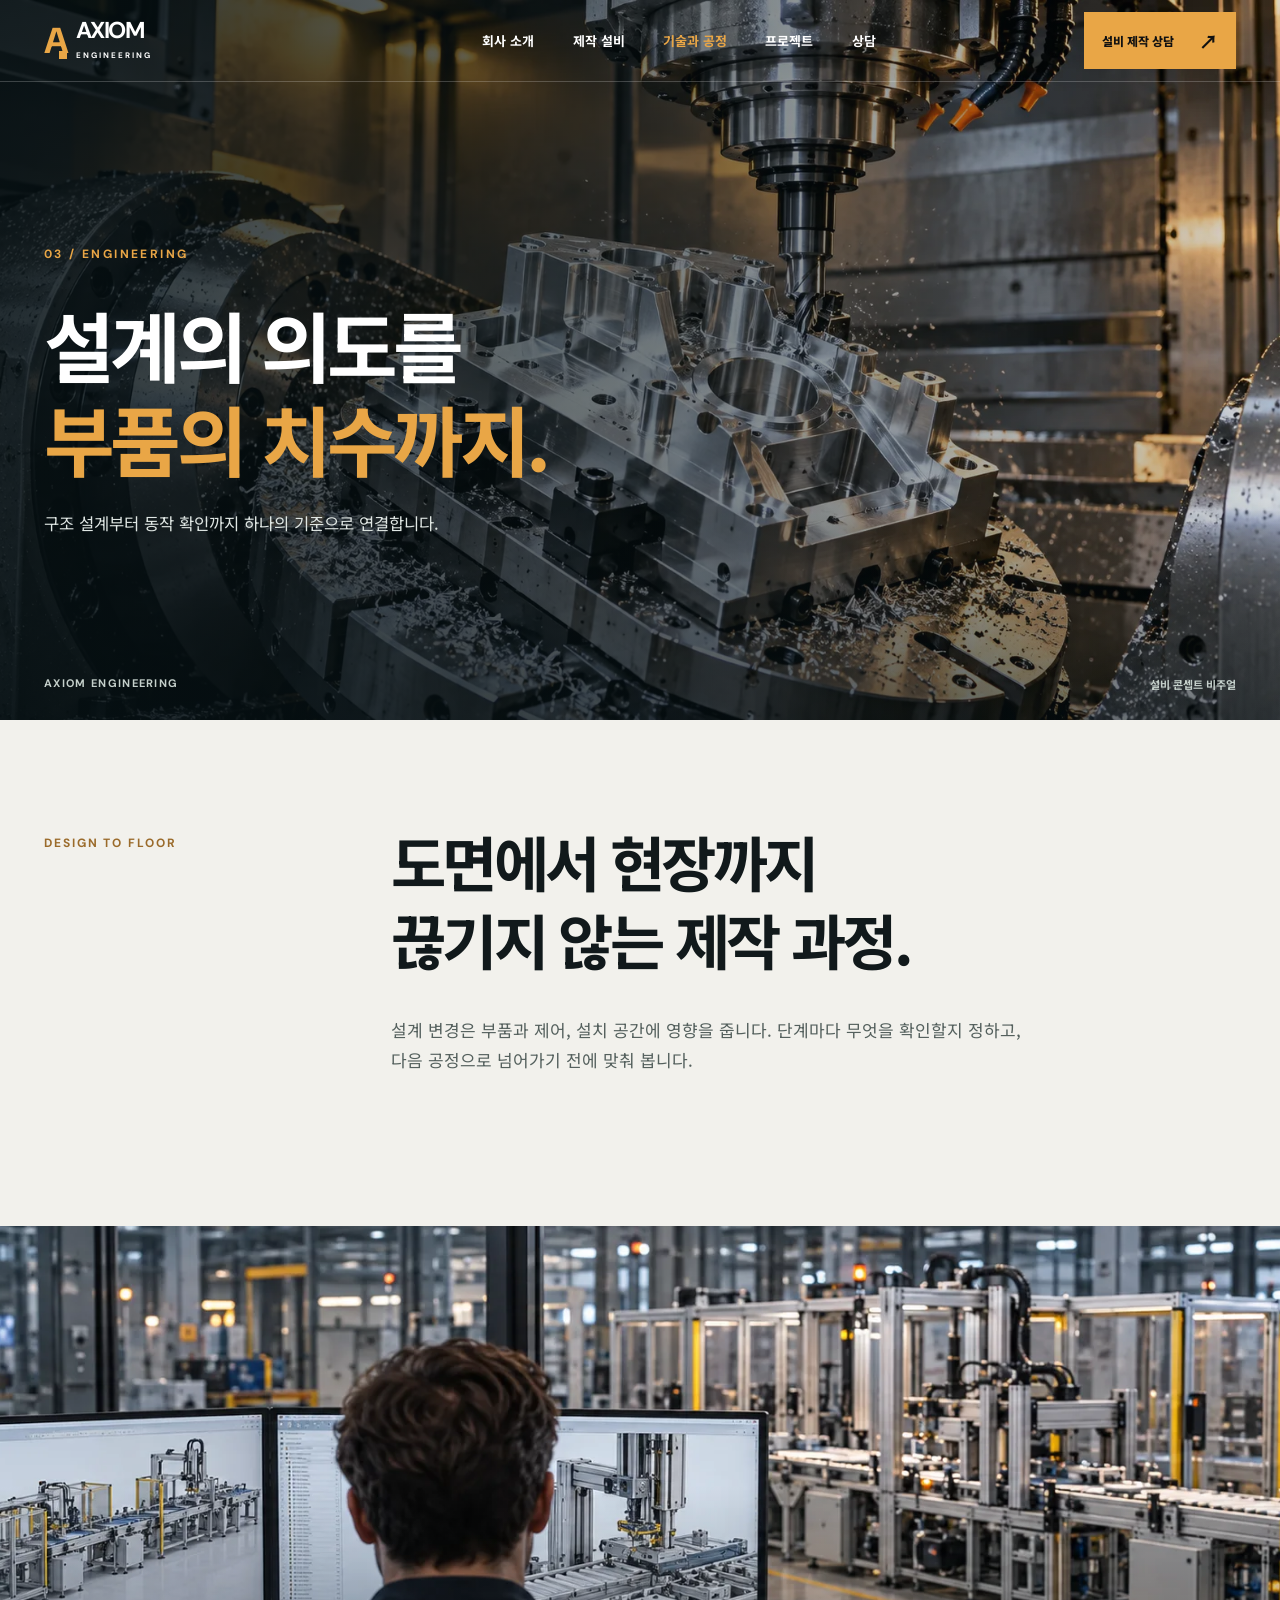
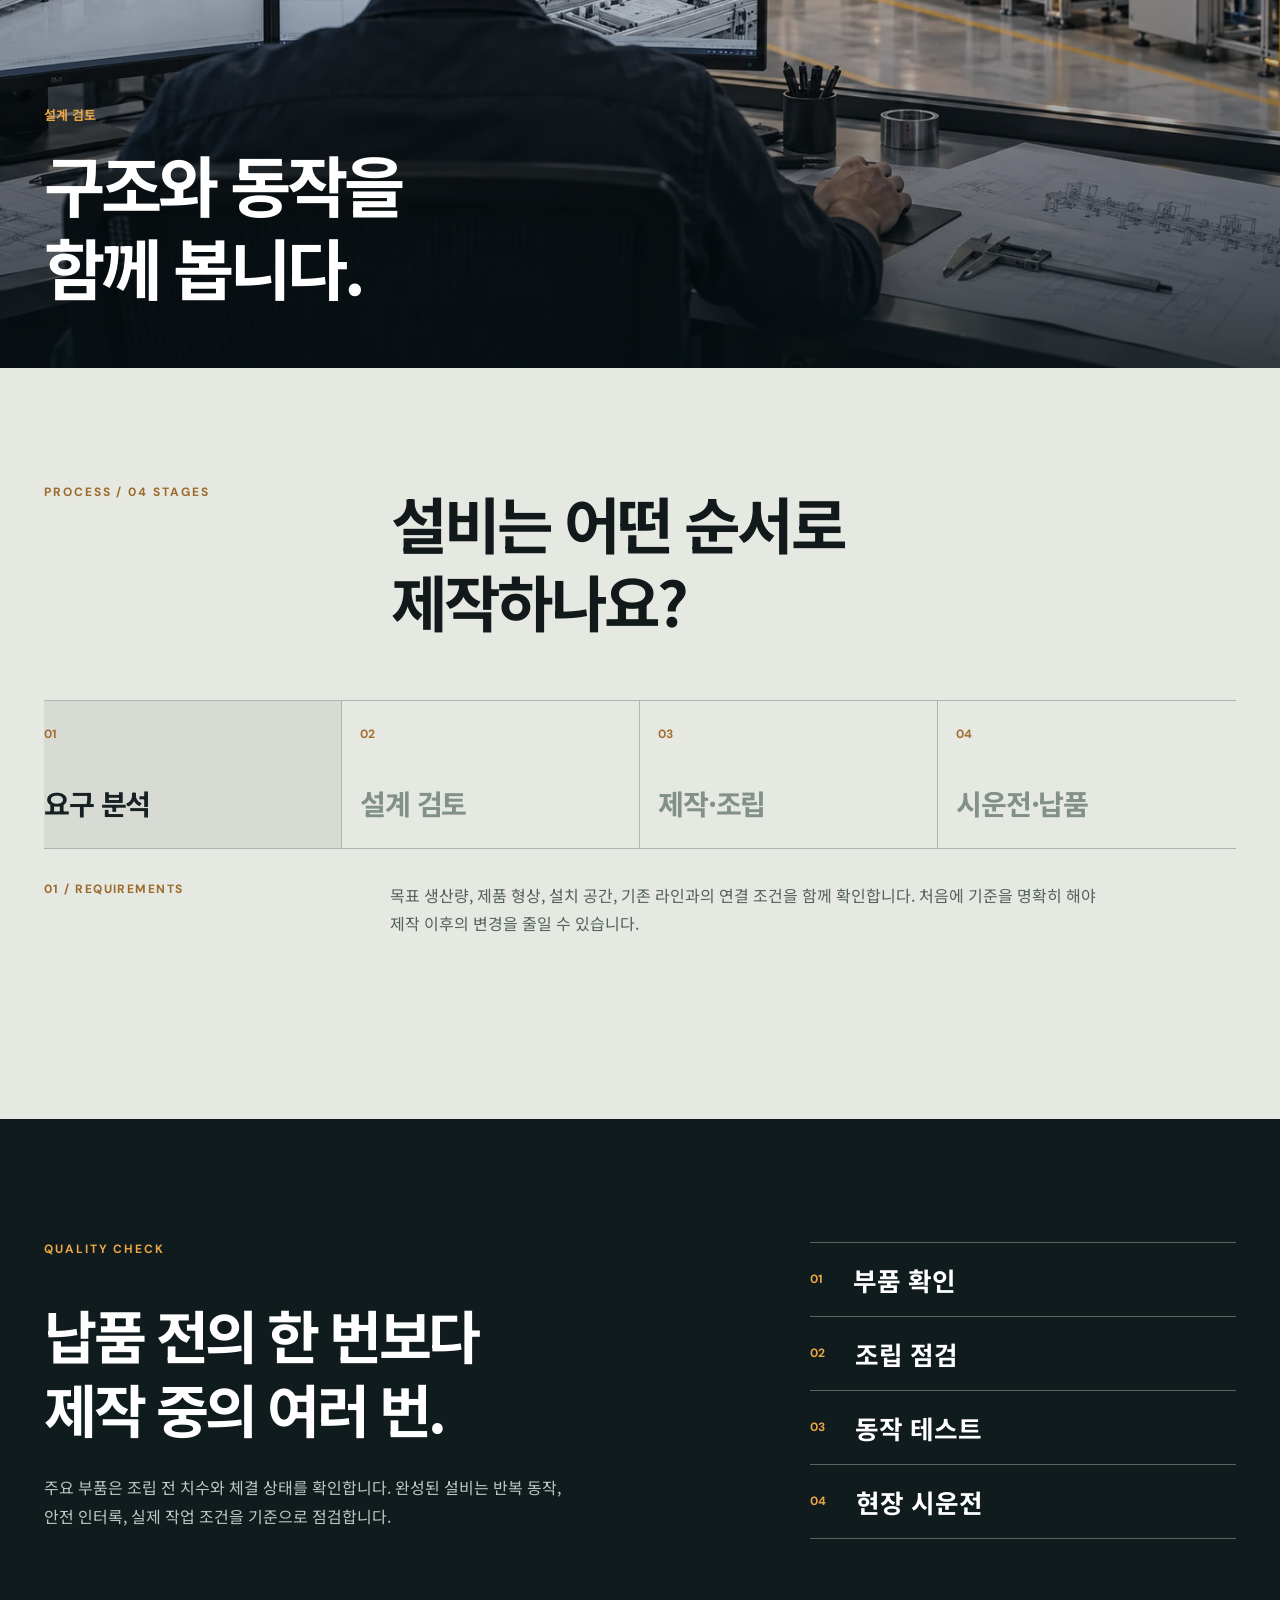
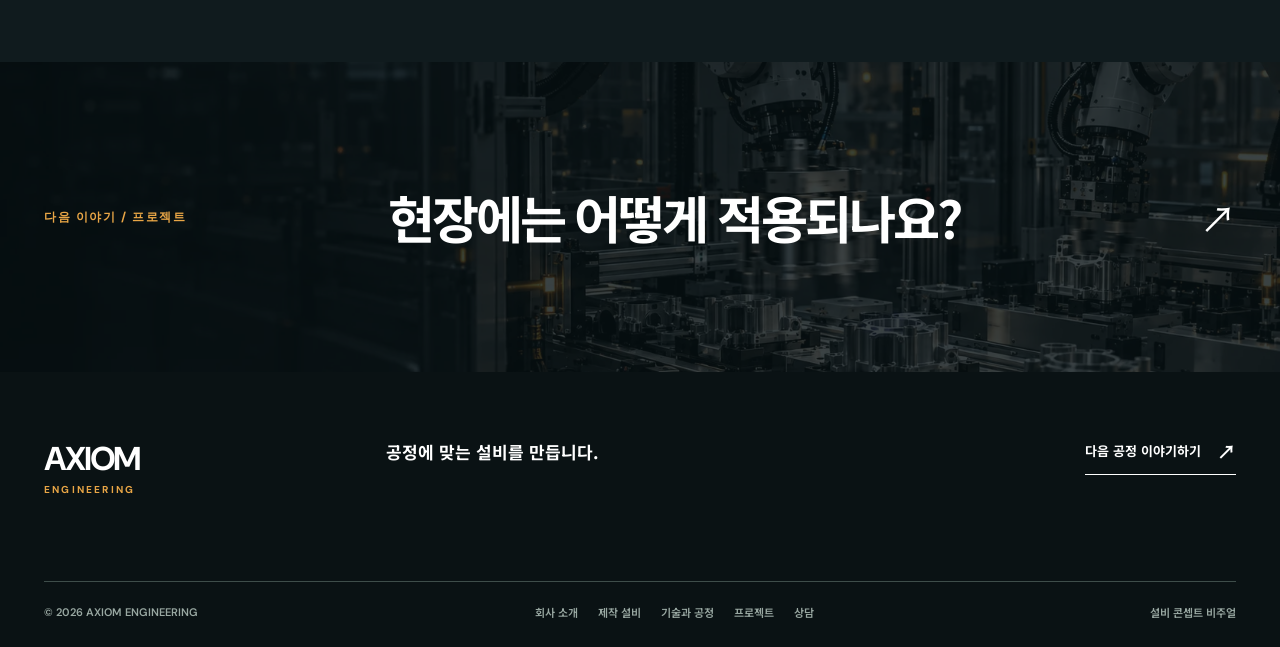
<file: engineering.html>
<!doctype html><html lang="ko"><head><meta charset="utf-8"><meta name="viewport" content="width=device-width, initial-scale=1"><meta name="theme-color" content="#0d1518"><meta name="robots" content="index, follow, max-image-preview:large"><title>기술과 제작 공정 | 설계부터 시운전까지 | AXIOM ENGINEERING</title><meta name="description" content="요구 조건 정리, 구조 설계, 부품 제작과 조립, 반복 동작 검증까지 맞춤형 설비 제작 과정을 소개합니다."><link rel="canonical" href="https://axiom-six-alpha.vercel.app/engineering.html"><link rel="icon" href="favicon.ico" sizes="any"><link rel="icon" type="image/svg+xml" href="favicon.svg"><link rel="icon" type="image/png" sizes="32x32" href="favicon-32.png"><link rel="icon" type="image/png" sizes="16x16" href="favicon-16.png"><link rel="apple-touch-icon" sizes="180x180" href="apple-touch-icon.png"><link rel="manifest" href="site.webmanifest"><meta property="og:locale" content="ko_KR"><meta property="og:type" content="website"><meta property="og:site_name" content="AXIOM ENGINEERING"><meta property="og:title" content="기술과 제작 공정 | 설계부터 시운전까지 | AXIOM ENGINEERING"><meta property="og:description" content="요구 조건 정리, 구조 설계, 부품 제작과 조립, 반복 동작 검증까지 맞춤형 설비 제작 과정을 소개합니다."><meta property="og:url" content="https://axiom-six-alpha.vercel.app/engineering.html"><meta property="og:image" content="https://axiom-six-alpha.vercel.app/og-image.png"><meta property="og:image:type" content="image/png"><meta property="og:image:width" content="1200"><meta property="og:image:height" content="630"><meta property="og:image:alt" content="AXIOM ENGINEERING 맞춤형 자동화 설비"><meta name="twitter:card" content="summary_large_image"><meta name="twitter:title" content="기술과 제작 공정 | 설계부터 시운전까지 | AXIOM ENGINEERING"><meta name="twitter:description" content="요구 조건 정리, 구조 설계, 부품 제작과 조립, 반복 동작 검증까지 맞춤형 설비 제작 과정을 소개합니다."><meta name="twitter:image" content="https://axiom-six-alpha.vercel.app/og-image.png"><link rel="preload" href="assets/machining.webp" as="image"><link rel="stylesheet" href="site.css"><script type="application/ld+json">{"@context":"https://schema.org","@graph":[{"@type":"Organization","@id":"https://axiom-six-alpha.vercel.app/#organization","name":"AXIOM ENGINEERING","url":"https://axiom-six-alpha.vercel.app/","logo":{"@type":"ImageObject","url":"https://axiom-six-alpha.vercel.app/icon-512.png"}},{"@type":"WebSite","@id":"https://axiom-six-alpha.vercel.app/#website","name":"AXIOM ENGINEERING","url":"https://axiom-six-alpha.vercel.app/","inLanguage":"ko-KR","publisher":{"@id":"https://axiom-six-alpha.vercel.app/#organization"}},{"@type":"WebPage","@id":"https://axiom-six-alpha.vercel.app/engineering.html#webpage","url":"https://axiom-six-alpha.vercel.app/engineering.html","name":"기술과 제작 공정 | 설계부터 시운전까지 | AXIOM ENGINEERING","description":"요구 조건 정리, 구조 설계, 부품 제작과 조립, 반복 동작 검증까지 맞춤형 설비 제작 과정을 소개합니다.","inLanguage":"ko-KR","isPartOf":{"@id":"https://axiom-six-alpha.vercel.app/#website"},"publisher":{"@id":"https://axiom-six-alpha.vercel.app/#organization"},"breadcrumb":{"@id":"https://axiom-six-alpha.vercel.app/engineering.html#breadcrumb"}},{"@type":"BreadcrumbList","@id":"https://axiom-six-alpha.vercel.app/engineering.html#breadcrumb","itemListElement":[{"@type":"ListItem","position":1,"name":"홈","item":"https://axiom-six-alpha.vercel.app/"},{"@type":"ListItem","position":2,"name":"기술과 공정","item":"https://axiom-six-alpha.vercel.app/engineering.html"}]}]}</script><script defer src="site.js?v=3d3"></script></head><body data-page="engineering" ><a class="skip-link" href="#main">본문으로 바로가기</a><header class="site-header" id="siteHeader"><a class="brand" href="index.html" aria-label="AXIOM ENGINEERING 홈"><span class="brand-a">A<span></span></span><span class="brand-word">AXIOM<small>ENGINEERING</small></span></a><nav class="desktop-nav" aria-label="주 메뉴"><a href="company.html" >회사 소개</a><a href="equipment.html" >제작 설비</a><a href="engineering.html" aria-current="page">기술과 공정</a><a href="projects.html" >프로젝트</a><a href="contact.html" >상담</a></nav><a class="header-cta" href="contact.html">설비 제작 상담 <span aria-hidden="true">↗</span></a><button class="menu-toggle" id="menuToggle" type="button" aria-controls="mobileMenu" aria-expanded="false" aria-label="메뉴 열기"><span></span><span></span></button></header><nav class="mobile-menu" id="mobileMenu" aria-label="모바일 메뉴"><a href="company.html" >회사 소개</a><a href="equipment.html" >제작 설비</a><a href="engineering.html" aria-current="page">기술과 공정</a><a href="projects.html" >프로젝트</a><a href="contact.html" >상담</a></nav><main id="main"><section class="sub-hero" style="--hero-image:url('assets/machining.webp');--hero-position:center" aria-labelledby="pageTitle"><div class="sub-hero-inner wrap"><span class="sub-hero-kicker">03 / ENGINEERING</span><h1 id="pageTitle">설계의 의도를<br><em>부품의 치수까지.</em></h1><p>구조 설계부터 동작 확인까지 하나의 기준으로 연결합니다.</p></div><div class="sub-hero-foot wrap"><span>AXIOM ENGINEERING</span><span>설비 콘셉트 비주얼</span></div></section><section class="engineering-intro pad-section"><div class="wrap intro-layout"><span class="chapter-label">DESIGN TO FLOOR</span><div><h2>도면에서 현장까지<br>끊기지 않는 제작 과정.</h2><p>설계 변경은 부품과 제어, 설치 공간에 영향을 줍니다. 단계마다 무엇을 확인할지 정하고, 다음 공정으로 넘어가기 전에 맞춰 봅니다.</p></div></div></section><section class="engineering-visual"><img src="assets/design.webp" alt="CAD 설계와 생산라인을 검토하는 콘셉트 비주얼" loading="lazy"><div class="wrap"><span>설계 검토</span><strong>구조와 동작을<br>함께 봅니다.</strong></div></section><section class="process-section pad-section"><div class="wrap"><div class="feature-heading"><span class="chapter-label">PROCESS / 04 STAGES</span><h2>설비는 어떤 순서로<br>제작하나요?</h2></div><div class="process-steps"><button type="button" class="is-active" data-step="0" aria-pressed="true"><small>01</small><strong>요구 분석</strong></button><button type="button" data-step="1" aria-pressed="false"><small>02</small><strong>설계 검토</strong></button><button type="button" data-step="2" aria-pressed="false"><small>03</small><strong>제작·조립</strong></button><button type="button" data-step="3" aria-pressed="false"><small>04</small><strong>시운전·납품</strong></button></div><div class="process-description"><span id="processOverline">01 / REQUIREMENTS</span><p id="processBody">목표 생산량, 제품 형상, 설치 공간, 기존 라인과의 연결 조건을 함께 확인합니다. 처음에 기준을 명확히 해야 제작 이후의 변경을 줄일 수 있습니다.</p></div></div></section><section class="quality-section pad-section"><div class="wrap quality-layout"><div><span class="chapter-label light">QUALITY CHECK</span><h2>납품 전의 한 번보다<br>제작 중의 여러 번.</h2><p>주요 부품은 조립 전 치수와 체결 상태를 확인합니다. 완성된 설비는 반복 동작, 안전 인터록, 실제 작업 조건을 기준으로 점검합니다.</p></div><ol><li><span>01</span>부품 확인</li><li><span>02</span>조립 점검</li><li><span>03</span>동작 테스트</li><li><span>04</span>현장 시운전</li></ol></div></section><a class="next-page" href="projects.html" style="--next-image:url('assets/robot-cell.webp')"><span class="wrap"><small>다음 이야기 / 프로젝트</small><strong>현장에는 어떻게 적용되나요?</strong><b aria-hidden="true">↗</b></span></a></main><footer class="site-footer"><div class="footer-top wrap"><a class="footer-logo" href="index.html">AXIOM <span>ENGINEERING</span></a><p>공정에 맞는 설비를 만듭니다.</p><a href="contact.html" class="footer-contact">다음 공정 이야기하기 <span aria-hidden="true">↗</span></a></div><div class="footer-bottom wrap"><span>© 2026 AXIOM ENGINEERING</span><nav aria-label="하단 메뉴"><a href="company.html">회사 소개</a><a href="equipment.html">제작 설비</a><a href="engineering.html">기술과 공정</a><a href="projects.html">프로젝트</a><a href="contact.html">상담</a></nav><span>설비 콘셉트 비주얼</span></div></footer></body></html>
</file>
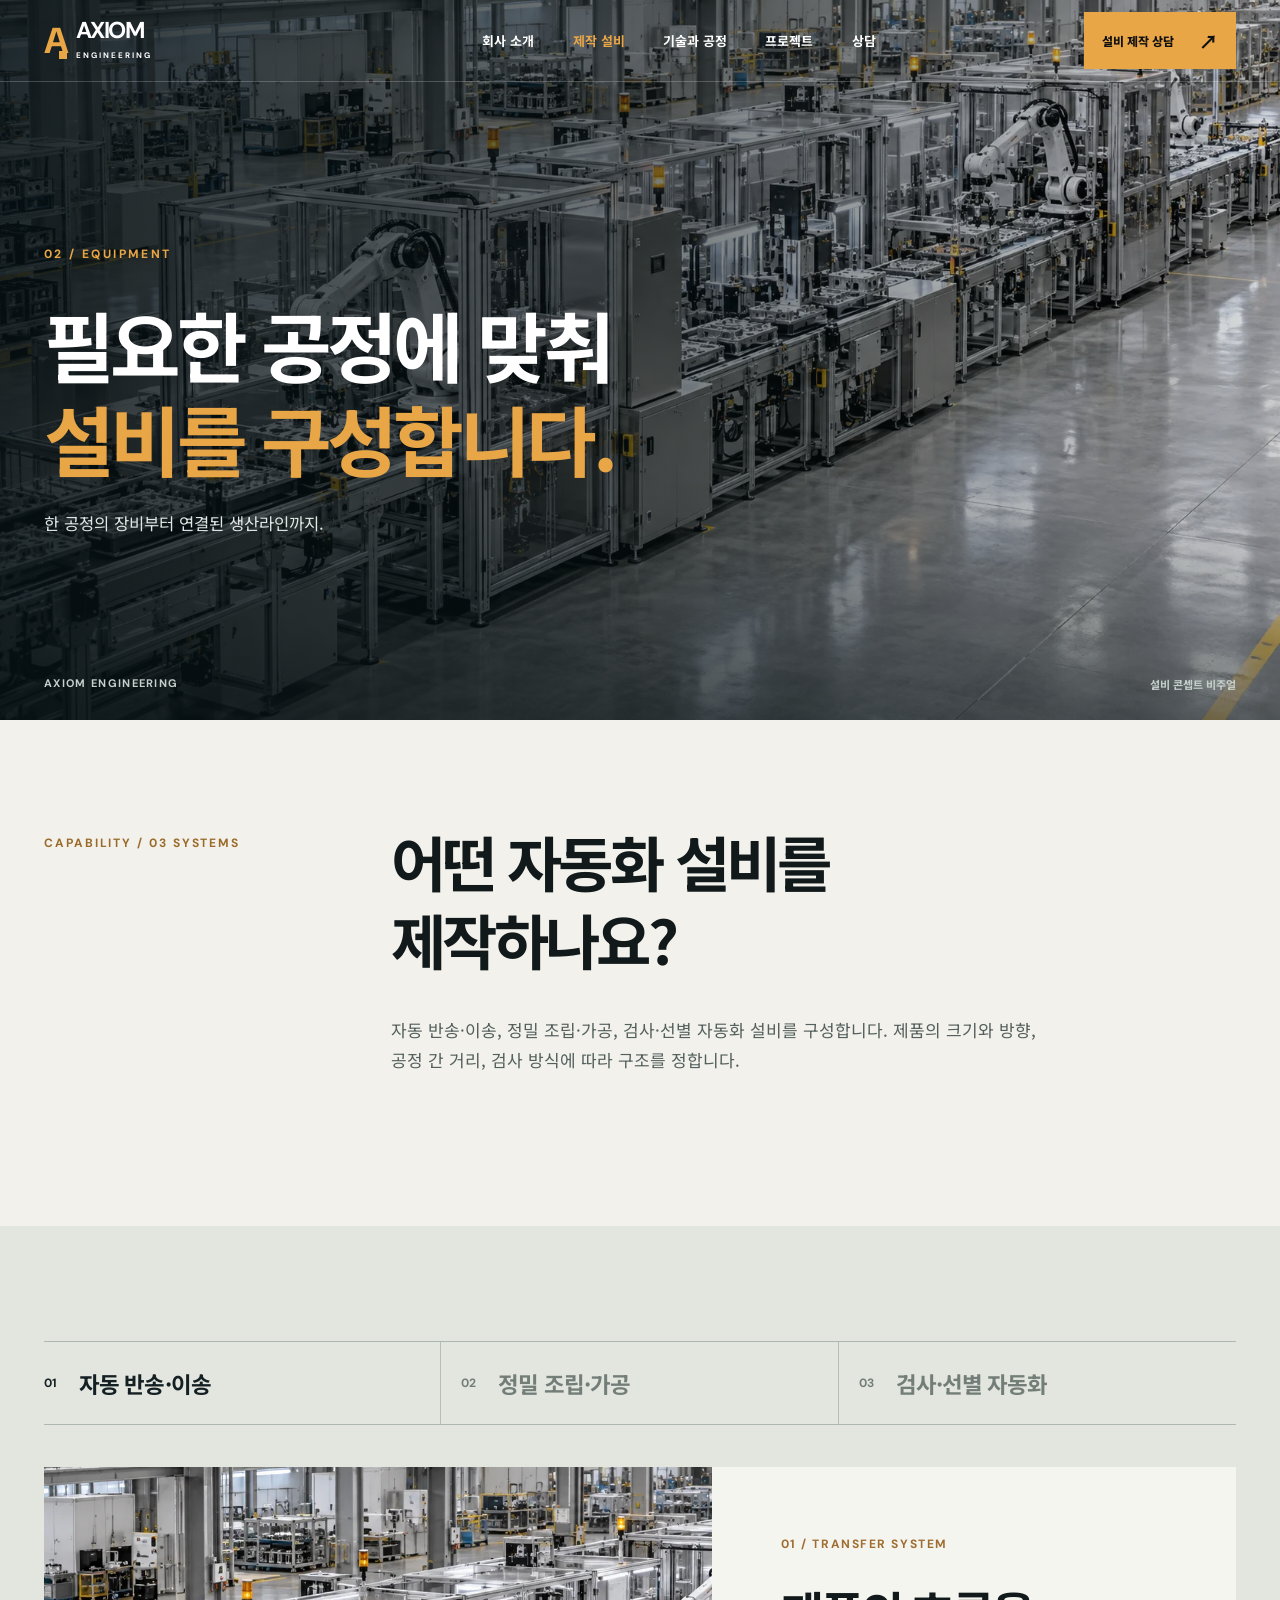
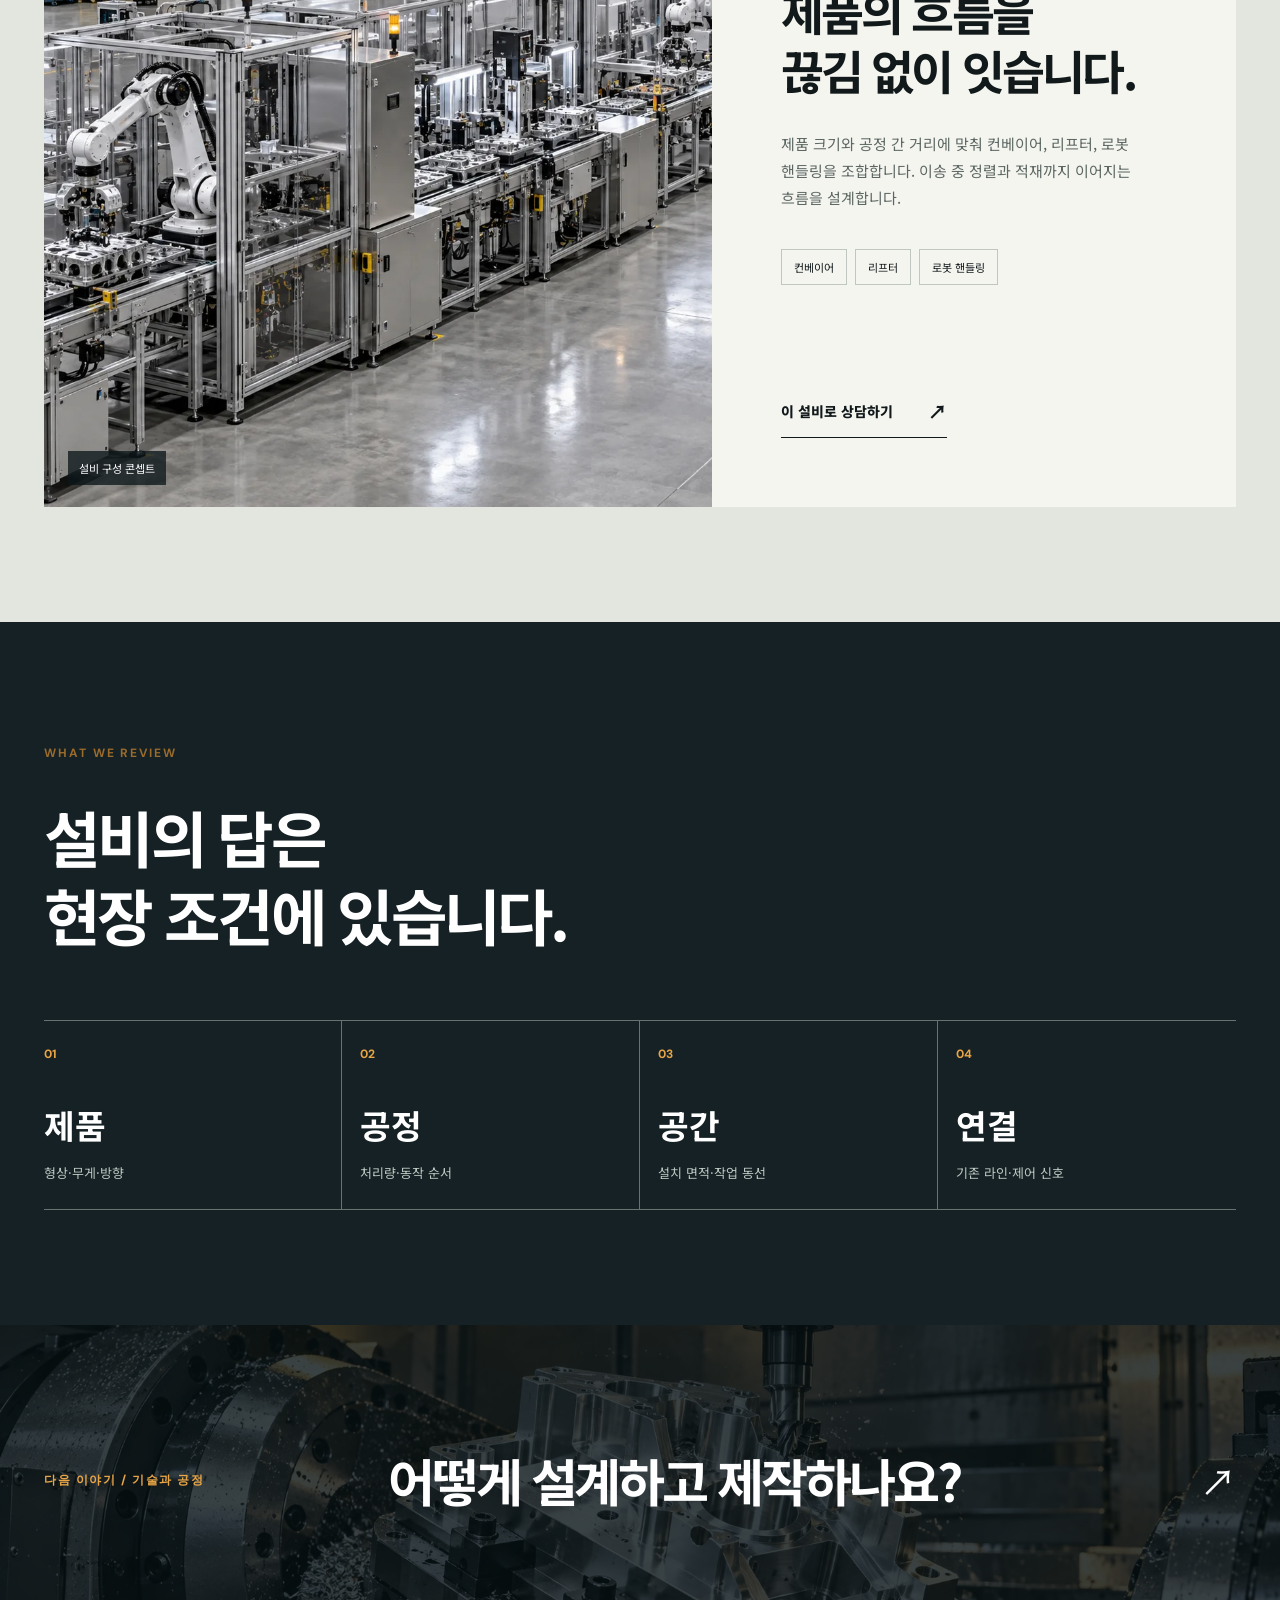
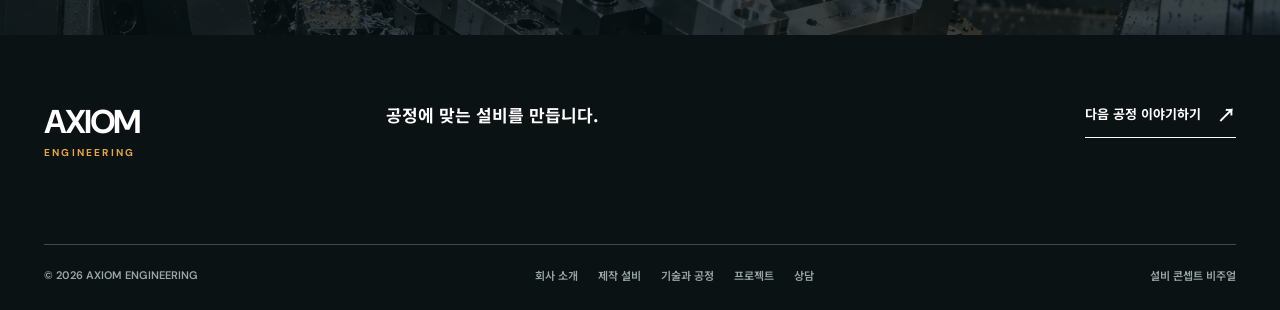
<file: equipment.html>
<!doctype html><html lang="ko"><head><meta charset="utf-8"><meta name="viewport" content="width=device-width, initial-scale=1"><meta name="theme-color" content="#0d1518"><meta name="robots" content="index, follow, max-image-preview:large"><title>제작 설비 | 자동 반송·조립·검사 자동화 | AXIOM ENGINEERING</title><meta name="description" content="자동 반송·이송, 정밀 조립·가공, 검사·선별 자동화 설비의 구성 범위와 적용 공정을 살펴보세요."><link rel="canonical" href="https://axiom-six-alpha.vercel.app/equipment.html"><link rel="icon" href="favicon.ico" sizes="any"><link rel="icon" type="image/svg+xml" href="favicon.svg"><link rel="icon" type="image/png" sizes="32x32" href="favicon-32.png"><link rel="icon" type="image/png" sizes="16x16" href="favicon-16.png"><link rel="apple-touch-icon" sizes="180x180" href="apple-touch-icon.png"><link rel="manifest" href="site.webmanifest"><meta property="og:locale" content="ko_KR"><meta property="og:type" content="website"><meta property="og:site_name" content="AXIOM ENGINEERING"><meta property="og:title" content="제작 설비 | 자동 반송·조립·검사 자동화 | AXIOM ENGINEERING"><meta property="og:description" content="자동 반송·이송, 정밀 조립·가공, 검사·선별 자동화 설비의 구성 범위와 적용 공정을 살펴보세요."><meta property="og:url" content="https://axiom-six-alpha.vercel.app/equipment.html"><meta property="og:image" content="https://axiom-six-alpha.vercel.app/og-image.png"><meta property="og:image:type" content="image/png"><meta property="og:image:width" content="1200"><meta property="og:image:height" content="630"><meta property="og:image:alt" content="AXIOM ENGINEERING 맞춤형 자동화 설비"><meta name="twitter:card" content="summary_large_image"><meta name="twitter:title" content="제작 설비 | 자동 반송·조립·검사 자동화 | AXIOM ENGINEERING"><meta name="twitter:description" content="자동 반송·이송, 정밀 조립·가공, 검사·선별 자동화 설비의 구성 범위와 적용 공정을 살펴보세요."><meta name="twitter:image" content="https://axiom-six-alpha.vercel.app/og-image.png"><link rel="preload" href="assets/line.webp" as="image"><link rel="stylesheet" href="site.css"><script type="application/ld+json">{"@context":"https://schema.org","@graph":[{"@type":"Organization","@id":"https://axiom-six-alpha.vercel.app/#organization","name":"AXIOM ENGINEERING","url":"https://axiom-six-alpha.vercel.app/","logo":{"@type":"ImageObject","url":"https://axiom-six-alpha.vercel.app/icon-512.png"}},{"@type":"WebSite","@id":"https://axiom-six-alpha.vercel.app/#website","name":"AXIOM ENGINEERING","url":"https://axiom-six-alpha.vercel.app/","inLanguage":"ko-KR","publisher":{"@id":"https://axiom-six-alpha.vercel.app/#organization"}},{"@type":"WebPage","@id":"https://axiom-six-alpha.vercel.app/equipment.html#webpage","url":"https://axiom-six-alpha.vercel.app/equipment.html","name":"제작 설비 | 자동 반송·조립·검사 자동화 | AXIOM ENGINEERING","description":"자동 반송·이송, 정밀 조립·가공, 검사·선별 자동화 설비의 구성 범위와 적용 공정을 살펴보세요.","inLanguage":"ko-KR","isPartOf":{"@id":"https://axiom-six-alpha.vercel.app/#website"},"publisher":{"@id":"https://axiom-six-alpha.vercel.app/#organization"},"breadcrumb":{"@id":"https://axiom-six-alpha.vercel.app/equipment.html#breadcrumb"}},{"@type":"BreadcrumbList","@id":"https://axiom-six-alpha.vercel.app/equipment.html#breadcrumb","itemListElement":[{"@type":"ListItem","position":1,"name":"홈","item":"https://axiom-six-alpha.vercel.app/"},{"@type":"ListItem","position":2,"name":"제작 설비","item":"https://axiom-six-alpha.vercel.app/equipment.html"}]}]}</script><script defer src="site.js?v=3d3"></script></head><body data-page="equipment" ><a class="skip-link" href="#main">본문으로 바로가기</a><header class="site-header" id="siteHeader"><a class="brand" href="index.html" aria-label="AXIOM ENGINEERING 홈"><span class="brand-a">A<span></span></span><span class="brand-word">AXIOM<small>ENGINEERING</small></span></a><nav class="desktop-nav" aria-label="주 메뉴"><a href="company.html" >회사 소개</a><a href="equipment.html" aria-current="page">제작 설비</a><a href="engineering.html" >기술과 공정</a><a href="projects.html" >프로젝트</a><a href="contact.html" >상담</a></nav><a class="header-cta" href="contact.html">설비 제작 상담 <span aria-hidden="true">↗</span></a><button class="menu-toggle" id="menuToggle" type="button" aria-controls="mobileMenu" aria-expanded="false" aria-label="메뉴 열기"><span></span><span></span></button></header><nav class="mobile-menu" id="mobileMenu" aria-label="모바일 메뉴"><a href="company.html" >회사 소개</a><a href="equipment.html" aria-current="page">제작 설비</a><a href="engineering.html" >기술과 공정</a><a href="projects.html" >프로젝트</a><a href="contact.html" >상담</a></nav><main id="main"><section class="sub-hero" style="--hero-image:url('assets/line.webp');--hero-position:center" aria-labelledby="pageTitle"><div class="sub-hero-inner wrap"><span class="sub-hero-kicker">02 / EQUIPMENT</span><h1 id="pageTitle">필요한 공정에 맞춰<br><em>설비를 구성합니다.</em></h1><p>한 공정의 장비부터 연결된 생산라인까지.</p></div><div class="sub-hero-foot wrap"><span>AXIOM ENGINEERING</span><span>설비 콘셉트 비주얼</span></div></section><section class="equipment-intro pad-section"><div class="wrap intro-layout"><span class="chapter-label">CAPABILITY / 03 SYSTEMS</span><div><h2>어떤 자동화 설비를<br>제작하나요?</h2><p>자동 반송·이송, 정밀 조립·가공, 검사·선별 자동화 설비를 구성합니다. 제품의 크기와 방향, 공정 간 거리, 검사 방식에 따라 구조를 정합니다.</p></div></div></section><section class="equipment-showcase pad-section"><div class="wrap"><div class="equipment-tabs" role="tablist" aria-label="설비 종류"><button type="button" role="tab" id="equip-tab-0" aria-controls="equipPanel" aria-selected="true" data-equip="0">01 <span>자동 반송·이송</span></button><button type="button" role="tab" id="equip-tab-1" aria-controls="equipPanel" aria-selected="false" data-equip="1">02 <span>정밀 조립·가공</span></button><button type="button" role="tab" id="equip-tab-2" aria-controls="equipPanel" aria-selected="false" data-equip="2">03 <span>검사·선별 자동화</span></button></div><div class="equipment-panel" id="equipPanel" role="tabpanel" aria-labelledby="equip-tab-0"><div class="equipment-photo"><img id="equipImage" src="assets/line.webp" alt="자동 반송 설비 콘셉트 비주얼"><span>설비 구성 콘셉트</span></div><div class="equipment-info"><small id="equipOverline">01 / TRANSFER SYSTEM</small><h2 id="equipTitle">제품의 흐름을<br>끊김 없이 잇습니다.</h2><p id="equipBody">제품 크기와 공정 간 거리에 맞춰 컨베이어, 리프터, 로봇 핸들링을 조합합니다. 이송 중 정렬과 적재까지 이어지는 흐름을 설계합니다.</p><div id="equipTags" class="tag-row"><span>컨베이어</span><span>리프터</span><span>로봇 핸들링</span></div><a href="contact.html" class="under-link">이 설비로 상담하기 <span aria-hidden="true">↗</span></a></div></div></div></section><section class="equipment-scope pad-section"><div class="wrap"><span class="chapter-label">WHAT WE REVIEW</span><h2>설비의 답은<br>현장 조건에 있습니다.</h2><div class="scope-grid"><div><b>01</b><strong>제품</strong><p>형상·무게·방향</p></div><div><b>02</b><strong>공정</strong><p>처리량·동작 순서</p></div><div><b>03</b><strong>공간</strong><p>설치 면적·작업 동선</p></div><div><b>04</b><strong>연결</strong><p>기존 라인·제어 신호</p></div></div></div></section><a class="next-page" href="engineering.html" style="--next-image:url('assets/machining.webp')"><span class="wrap"><small>다음 이야기 / 기술과 공정</small><strong>어떻게 설계하고 제작하나요?</strong><b aria-hidden="true">↗</b></span></a></main><footer class="site-footer"><div class="footer-top wrap"><a class="footer-logo" href="index.html">AXIOM <span>ENGINEERING</span></a><p>공정에 맞는 설비를 만듭니다.</p><a href="contact.html" class="footer-contact">다음 공정 이야기하기 <span aria-hidden="true">↗</span></a></div><div class="footer-bottom wrap"><span>© 2026 AXIOM ENGINEERING</span><nav aria-label="하단 메뉴"><a href="company.html">회사 소개</a><a href="equipment.html">제작 설비</a><a href="engineering.html">기술과 공정</a><a href="projects.html">프로젝트</a><a href="contact.html">상담</a></nav><span>설비 콘셉트 비주얼</span></div></footer></body></html>
</file>
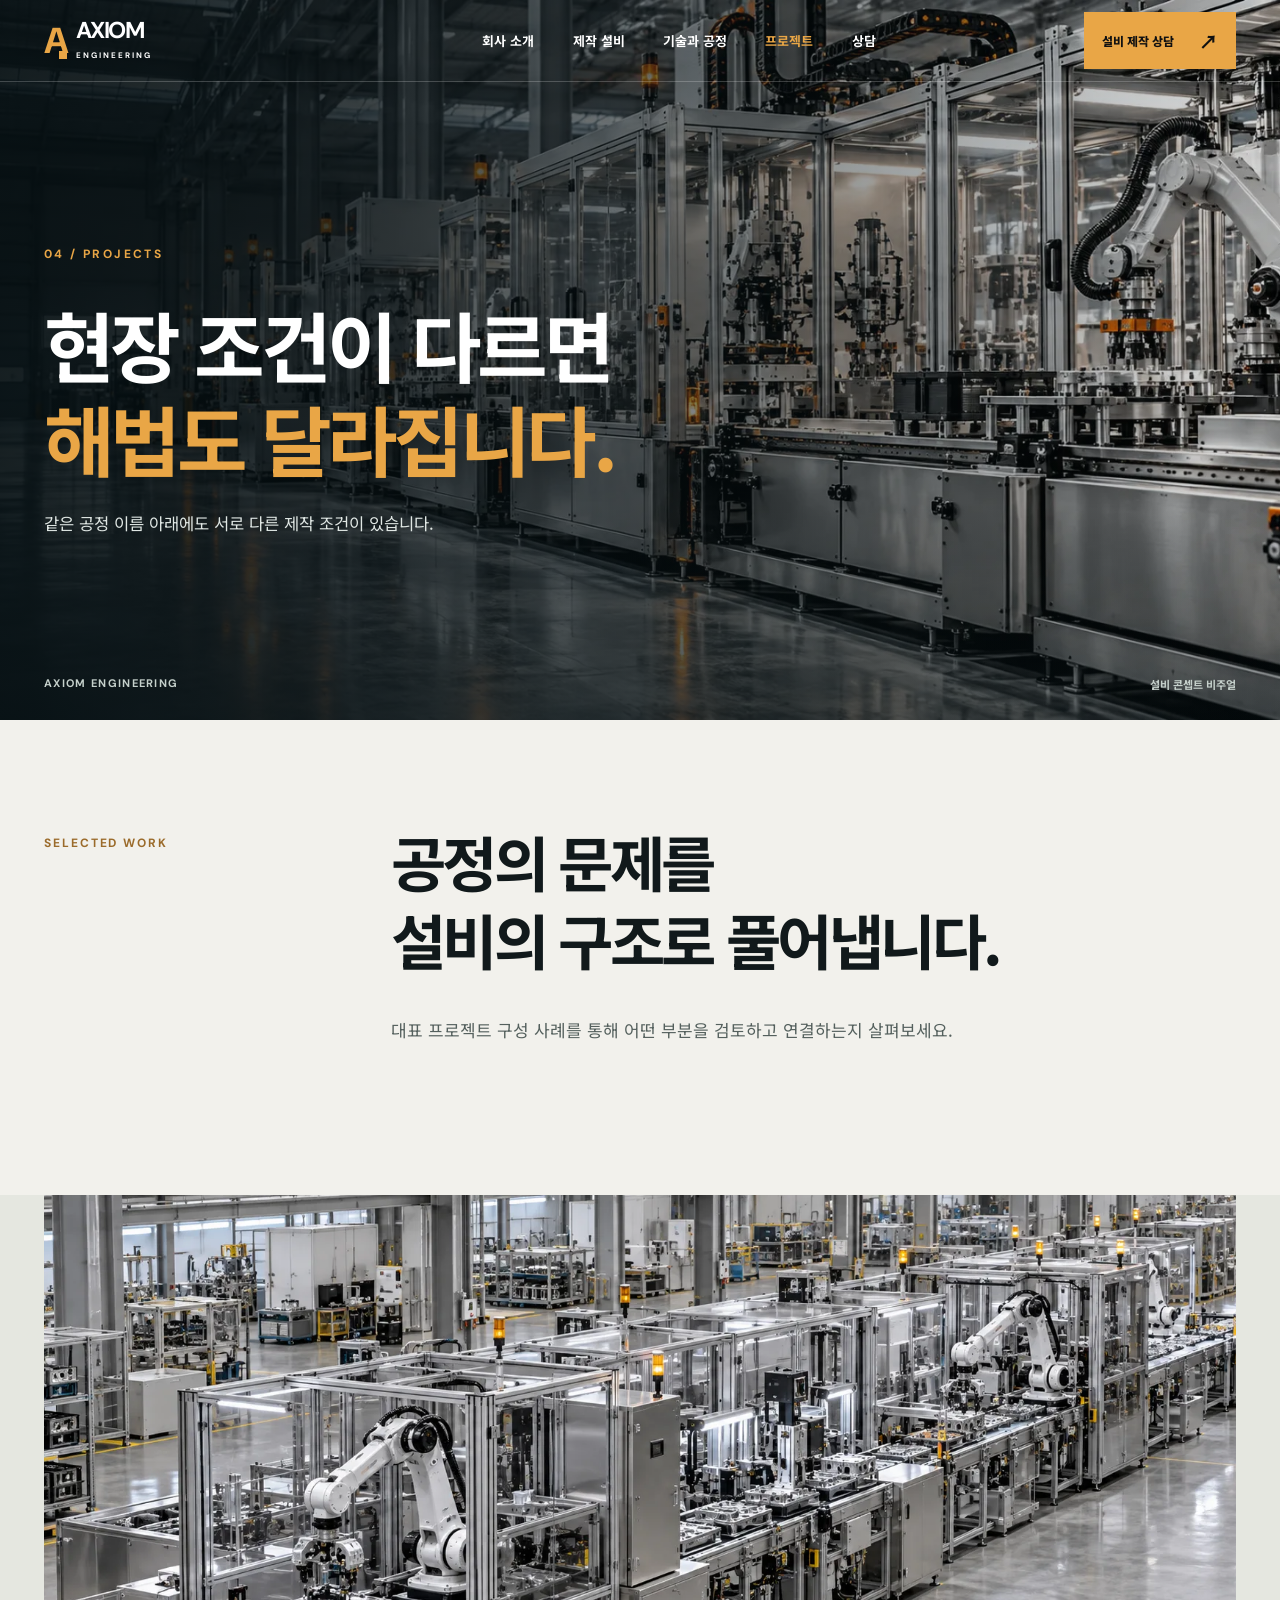
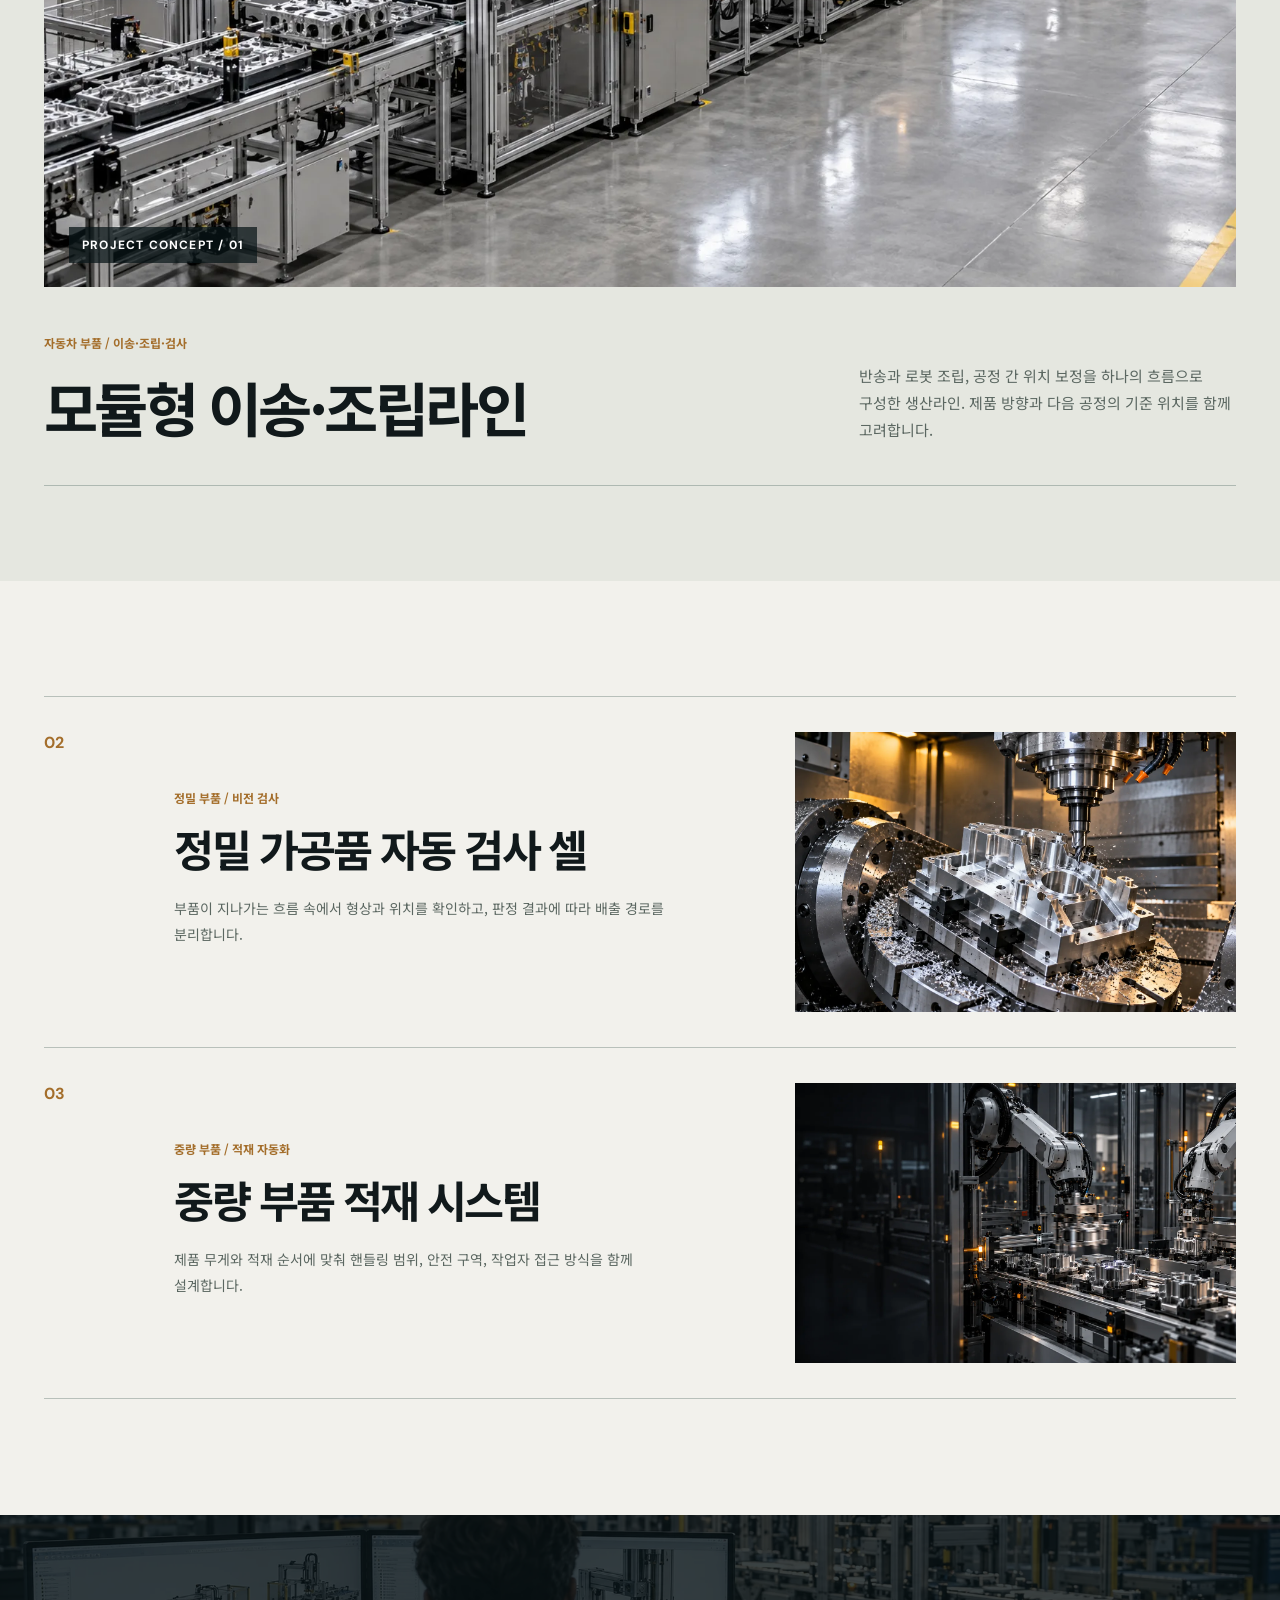
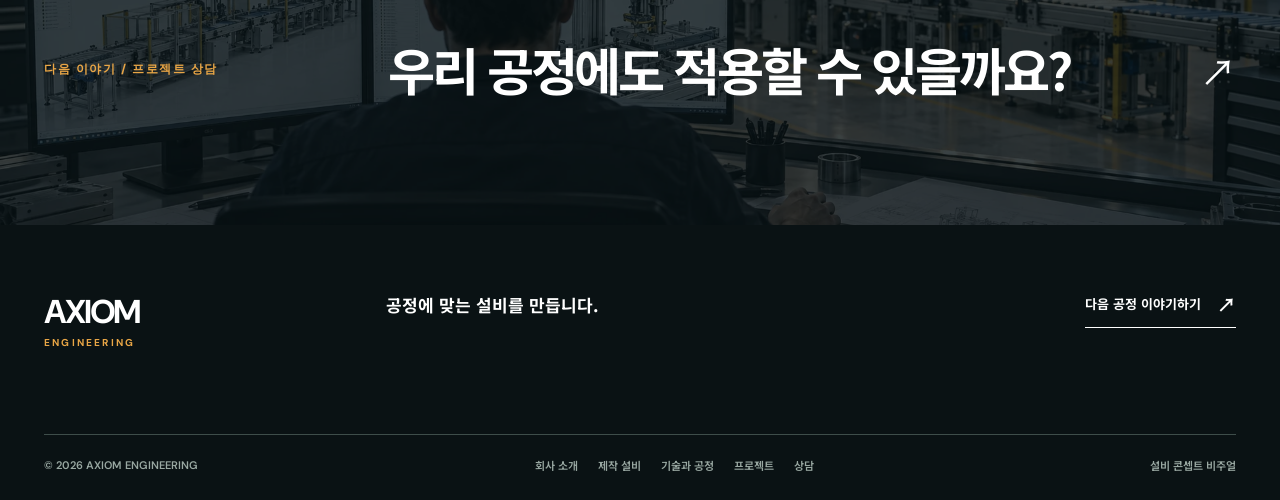
<file: projects.html>
<!doctype html><html lang="ko"><head><meta charset="utf-8"><meta name="viewport" content="width=device-width, initial-scale=1"><meta name="theme-color" content="#0d1518"><meta name="robots" content="index, follow, max-image-preview:large"><title>프로젝트 구성 사례 | AXIOM ENGINEERING</title><meta name="description" content="제품 이송·조립·검사 자동화를 위한 설비 구성 사례를 통해 공정별 검토 항목과 적용 방식을 살펴보세요."><link rel="canonical" href="https://axiom-six-alpha.vercel.app/projects.html"><link rel="icon" href="favicon.ico" sizes="any"><link rel="icon" type="image/svg+xml" href="favicon.svg"><link rel="icon" type="image/png" sizes="32x32" href="favicon-32.png"><link rel="icon" type="image/png" sizes="16x16" href="favicon-16.png"><link rel="apple-touch-icon" sizes="180x180" href="apple-touch-icon.png"><link rel="manifest" href="site.webmanifest"><meta property="og:locale" content="ko_KR"><meta property="og:type" content="website"><meta property="og:site_name" content="AXIOM ENGINEERING"><meta property="og:title" content="프로젝트 구성 사례 | AXIOM ENGINEERING"><meta property="og:description" content="제품 이송·조립·검사 자동화를 위한 설비 구성 사례를 통해 공정별 검토 항목과 적용 방식을 살펴보세요."><meta property="og:url" content="https://axiom-six-alpha.vercel.app/projects.html"><meta property="og:image" content="https://axiom-six-alpha.vercel.app/og-image.png"><meta property="og:image:type" content="image/png"><meta property="og:image:width" content="1200"><meta property="og:image:height" content="630"><meta property="og:image:alt" content="AXIOM ENGINEERING 맞춤형 자동화 설비"><meta name="twitter:card" content="summary_large_image"><meta name="twitter:title" content="프로젝트 구성 사례 | AXIOM ENGINEERING"><meta name="twitter:description" content="제품 이송·조립·검사 자동화를 위한 설비 구성 사례를 통해 공정별 검토 항목과 적용 방식을 살펴보세요."><meta name="twitter:image" content="https://axiom-six-alpha.vercel.app/og-image.png"><link rel="preload" href="assets/hero.webp" as="image"><link rel="stylesheet" href="site.css"><script type="application/ld+json">{"@context":"https://schema.org","@graph":[{"@type":"Organization","@id":"https://axiom-six-alpha.vercel.app/#organization","name":"AXIOM ENGINEERING","url":"https://axiom-six-alpha.vercel.app/","logo":{"@type":"ImageObject","url":"https://axiom-six-alpha.vercel.app/icon-512.png"}},{"@type":"WebSite","@id":"https://axiom-six-alpha.vercel.app/#website","name":"AXIOM ENGINEERING","url":"https://axiom-six-alpha.vercel.app/","inLanguage":"ko-KR","publisher":{"@id":"https://axiom-six-alpha.vercel.app/#organization"}},{"@type":"WebPage","@id":"https://axiom-six-alpha.vercel.app/projects.html#webpage","url":"https://axiom-six-alpha.vercel.app/projects.html","name":"프로젝트 구성 사례 | AXIOM ENGINEERING","description":"제품 이송·조립·검사 자동화를 위한 설비 구성 사례를 통해 공정별 검토 항목과 적용 방식을 살펴보세요.","inLanguage":"ko-KR","isPartOf":{"@id":"https://axiom-six-alpha.vercel.app/#website"},"publisher":{"@id":"https://axiom-six-alpha.vercel.app/#organization"},"breadcrumb":{"@id":"https://axiom-six-alpha.vercel.app/projects.html#breadcrumb"}},{"@type":"BreadcrumbList","@id":"https://axiom-six-alpha.vercel.app/projects.html#breadcrumb","itemListElement":[{"@type":"ListItem","position":1,"name":"홈","item":"https://axiom-six-alpha.vercel.app/"},{"@type":"ListItem","position":2,"name":"프로젝트","item":"https://axiom-six-alpha.vercel.app/projects.html"}]}]}</script><script defer src="site.js?v=3d3"></script></head><body data-page="projects" ><a class="skip-link" href="#main">본문으로 바로가기</a><header class="site-header" id="siteHeader"><a class="brand" href="index.html" aria-label="AXIOM ENGINEERING 홈"><span class="brand-a">A<span></span></span><span class="brand-word">AXIOM<small>ENGINEERING</small></span></a><nav class="desktop-nav" aria-label="주 메뉴"><a href="company.html" >회사 소개</a><a href="equipment.html" >제작 설비</a><a href="engineering.html" >기술과 공정</a><a href="projects.html" aria-current="page">프로젝트</a><a href="contact.html" >상담</a></nav><a class="header-cta" href="contact.html">설비 제작 상담 <span aria-hidden="true">↗</span></a><button class="menu-toggle" id="menuToggle" type="button" aria-controls="mobileMenu" aria-expanded="false" aria-label="메뉴 열기"><span></span><span></span></button></header><nav class="mobile-menu" id="mobileMenu" aria-label="모바일 메뉴"><a href="company.html" >회사 소개</a><a href="equipment.html" >제작 설비</a><a href="engineering.html" >기술과 공정</a><a href="projects.html" aria-current="page">프로젝트</a><a href="contact.html" >상담</a></nav><main id="main"><section class="sub-hero" style="--hero-image:url('assets/hero.webp');--hero-position:center" aria-labelledby="pageTitle"><div class="sub-hero-inner wrap"><span class="sub-hero-kicker">04 / PROJECTS</span><h1 id="pageTitle">현장 조건이 다르면<br><em>해법도 달라집니다.</em></h1><p>같은 공정 이름 아래에도 서로 다른 제작 조건이 있습니다.</p></div><div class="sub-hero-foot wrap"><span>AXIOM ENGINEERING</span><span>설비 콘셉트 비주얼</span></div></section><section class="projects-intro pad-section"><div class="wrap intro-layout"><span class="chapter-label">SELECTED WORK</span><div><h2>공정의 문제를<br>설비의 구조로 풀어냅니다.</h2><p>대표 프로젝트 구성 사례를 통해 어떤 부분을 검토하고 연결하는지 살펴보세요.</p></div></div></section><section class="case-feature"><div class="wrap"><div class="case-photo"><img src="assets/line.webp" alt="모듈형 이송·조립라인 콘셉트 비주얼" loading="lazy"><span>PROJECT CONCEPT / 01</span></div><div class="case-copy"><div><small>자동차 부품 / 이송·조립·검사</small><h2>모듈형 이송·조립라인</h2></div><p>반송과 로봇 조립, 공정 간 위치 보정을 하나의 흐름으로 구성한 생산라인. 제품 방향과 다음 공정의 기준 위치를 함께 고려합니다.</p></div></div></section><section class="case-list pad-section"><div class="wrap"><article><span class="case-no">02</span><div><small>정밀 부품 / 비전 검사</small><h2>정밀 가공품 자동 검사 셀</h2><p>부품이 지나가는 흐름 속에서 형상과 위치를 확인하고, 판정 결과에 따라 배출 경로를 분리합니다.</p></div><img src="assets/machining.webp" alt="정밀 가공품 콘셉트 비주얼" loading="lazy"></article><article><span class="case-no">03</span><div><small>중량 부품 / 적재 자동화</small><h2>중량 부품 적재 시스템</h2><p>제품 무게와 적재 순서에 맞춰 핸들링 범위, 안전 구역, 작업자 접근 방식을 함께 설계합니다.</p></div><img src="assets/robot-cell.webp" alt="로봇 핸들링 설비 콘셉트 비주얼" loading="lazy"></article></div></section><a class="next-page" href="contact.html" style="--next-image:url('assets/design.webp')"><span class="wrap"><small>다음 이야기 / 프로젝트 상담</small><strong>우리 공정에도 적용할 수 있을까요?</strong><b aria-hidden="true">↗</b></span></a></main><footer class="site-footer"><div class="footer-top wrap"><a class="footer-logo" href="index.html">AXIOM <span>ENGINEERING</span></a><p>공정에 맞는 설비를 만듭니다.</p><a href="contact.html" class="footer-contact">다음 공정 이야기하기 <span aria-hidden="true">↗</span></a></div><div class="footer-bottom wrap"><span>© 2026 AXIOM ENGINEERING</span><nav aria-label="하단 메뉴"><a href="company.html">회사 소개</a><a href="equipment.html">제작 설비</a><a href="engineering.html">기술과 공정</a><a href="projects.html">프로젝트</a><a href="contact.html">상담</a></nav><span>설비 콘셉트 비주얼</span></div></footer></body></html>
</file>
<file: opening.css>
.intro{position:fixed;inset:0;z-index:100;overflow:hidden;visibility:visible;pointer-events:auto;isolation:isolate;--opening-ui:1}
.intro.complete{opacity:0;visibility:hidden;pointer-events:none;transition:opacity .28s,visibility 0s .28s}
.intro canvas{position:absolute;inset:0;width:100%;height:100%;display:block;z-index:2}
.intro-active{overflow:hidden;overscroll-behavior:none}
.opening-fallback{position:absolute;inset:0;z-index:1;display:flex;transition:opacity .2s}
.opening-fallback:after{content:"";position:absolute;left:50%;top:50%;width:clamp(86px,11vw,138px);aspect-ratio:1;transform:translate(-50%,-50%);border-radius:50%;border:5px solid #a0a5a5;background:radial-gradient(ellipse at 27% 18%,#b6bbbb,#787f80 33%,#30383a 76%,#555e60);box-shadow:0 9px 18px #0005,inset 0 0 0 2px #c3c7c6}
.opening-fallback:before{content:"";position:absolute;z-index:1;left:50%;top:50%;width:clamp(26px,3.5vw,43px);aspect-ratio:1;transform:translate(-50%,-50%);clip-path:polygon(25% 7%,75% 7%,100% 50%,75% 93%,25% 93%,0 50%);background:linear-gradient(135deg,#070b0d,#343a3c 62%,#080c0e)}
.opening-fallback span{flex:1;position:relative;background:linear-gradient(113deg,#2f393f,#4b575f 36%,#333e44 79%,#252e33);border-right:2px solid #121a1f}
.opening-fallback span:before{content:"";position:absolute;inset:8% 10%;border:7px solid #56626a;background:#344047;box-shadow:inset 0 0 0 2px #263137,0 2px 4px #10191e66}
.opening-fallback span:after{content:"";position:absolute;top:45%;left:70%;width:10px;height:10%;background:#849098;border:5px solid #1e282e;box-shadow:1px 2px 2px #131b20}
.opening-fallback span:last-child:after{left:25%}
.intro.webgl-ready .opening-fallback{opacity:0}
.intro.fallback-exit .opening-fallback span:first-child{transform:translateX(-101%);transition:transform .75s cubic-bezier(.7,0,.2,1)}
.intro.fallback-exit .opening-fallback span:last-child{transform:translateX(101%);transition:transform .75s cubic-bezier(.7,0,.2,1)}
.intro.fallback-exit .opening-fallback:after,.intro.fallback-exit .opening-fallback:before{opacity:0;transition:opacity .2s}
.intro-mark{position:absolute;z-index:3;top:max(36px,6vh);left:5%;display:flex;flex-direction:column;color:#edf0e9;font:700 clamp(32px,4vw,58px) var(--latin);letter-spacing:-.07em;line-height:.9;opacity:var(--opening-ui);text-shadow:0 2px 12px #07101566}
.intro-mark small{font-size:10px;letter-spacing:.3em;margin-top:13px}
.intro-skip{position:absolute;z-index:4;right:4%;bottom:max(26px,env(safe-area-inset-bottom));border:1px solid #c5cfca55;background:#10202860;backdrop-filter:blur(6px);color:#eef0ed;font:600 12px var(--font);padding:13px 19px;opacity:var(--opening-ui);cursor:pointer}
.intro-skip:focus-visible{outline:2px solid #e9a646;outline-offset:4px}
.intro-skip span{margin-left:19px;font-size:16px}
@media(max-width:520px){.intro-mark{top:max(30px,6vh);left:7%}.intro-mark small{font-size:9px;margin-top:11px}.intro-skip{right:7%;bottom:max(28px,env(safe-area-inset-bottom));font-size:11px;padding:12px 15px}}
@media(prefers-reduced-motion:reduce){.intro.complete{transition:none}.intro-skip{backdrop-filter:none}}
</file>
<file: site.css>
@import url('https://fonts.googleapis.com/css2?family=DM+Sans:wght@400;500;600;700&family=Noto+Sans+KR:wght@400;500;600;700;800&display=swap');
:root{--ink:#11191b;--deep:#0d1518;--panel:#172225;--paper:#f2f1ec;--warm:#e7e6df;--white:#fafaf7;--orange:#e9a646;--muted:#64706e;--line:#bfc6c1;--latin:'DM Sans',Arial,sans-serif;--font:'Noto Sans KR',Arial,sans-serif}*{box-sizing:border-box}html{scroll-behavior:smooth;scroll-padding-top:68px}body{margin:0;background:var(--paper);color:var(--ink);font-family:var(--font);word-break:keep-all;overflow-x:hidden}body.intro-active{overflow:hidden}button,input,textarea,select{font:inherit}button{cursor:pointer}a{color:inherit;text-decoration:none}img{display:block;width:100%;height:100%;object-fit:cover}h1,h2,h3,p,figure{margin-top:0}h1,h2,h3{letter-spacing:-.06em}p{line-height:1.8}em{font-style:normal;color:var(--orange)}::selection{background:var(--orange);color:var(--deep)}:focus-visible{outline:2px solid var(--orange);outline-offset:4px}.skip-link{position:fixed;z-index:120;top:-60px;left:20px;background:#fff;color:#111;padding:12px}.skip-link:focus{top:12px}.wrap{width:min(calc(100% - 88px),1440px);margin-inline:auto}.pad-section{padding:clamp(92px,9vw,150px) 0}.chapter-label{font:700 12px var(--latin);letter-spacing:.16em;color:#9b6b2b;white-space:nowrap}.chapter-label.light{color:var(--orange)}.under-link{display:inline-flex;align-items:center;gap:35px;font-size:14px;font-weight:800;padding:0 0 13px;border-bottom:1px solid currentColor;transition:color .2s}.under-link:hover{color:#ae7222}.under-link span,.solid-link span,.header-cta span,.gateway-link span,.footer-contact span{font-size:19px;transition:transform .25s}.under-link:hover span,.solid-link:hover span,.header-cta:hover span,.gateway-link:hover span,.footer-contact:hover span{transform:translate(4px,-4px)}.solid-link{display:inline-flex;align-items:center;justify-content:space-between;gap:70px;background:var(--orange);color:#111;padding:18px 24px;font-size:14px;font-weight:800;transition:background .25s}.solid-link:hover{background:#f4bc68}
/* global navigation */
.site-header{position:fixed;z-index:40;top:0;left:0;right:0;height:82px;padding:0 44px;display:flex;align-items:center;color:#fff;border-bottom:1px solid #ffffff35;transition:height .3s,background .3s,box-shadow .3s}.site-header.scrolled{height:68px;background:#0d1518f5;box-shadow:0 9px 24px #0004}.brand{display:flex;align-items:center;gap:11px;min-width:230px}.brand-a{position:relative;color:var(--orange);font:800 36px var(--latin);letter-spacing:-.12em}.brand-a span{display:block;position:absolute;width:8px;height:8px;background:var(--orange);bottom:5px;right:-2px}.brand-word{font:700 23px var(--latin);line-height:.86;letter-spacing:-.065em}.brand-word small{display:block;font:700 8px var(--latin);letter-spacing:.26em;margin-top:9px}.desktop-nav{display:flex;justify-content:center;align-items:center;gap:clamp(19px,3vw,48px);flex:1}.desktop-nav a{font-size:13px;font-weight:700;white-space:nowrap;transition:color .2s}.desktop-nav a:hover,.desktop-nav a[aria-current=page]{color:var(--orange)}.header-cta{background:var(--orange);color:#111;display:flex;align-items:center;gap:25px;padding:15px 18px;font-size:12px;font-weight:800;white-space:nowrap}.menu-toggle{display:none;width:43px;height:43px;padding:9px;background:transparent;border:0;margin-left:auto}.menu-toggle span{display:block;height:2px;background:#fff;margin:7px 0;transition:transform .25s}.mobile-menu{display:none}.menu-toggle[aria-expanded=true] span:first-child{transform:translateY(4.5px) rotate(45deg)}.menu-toggle[aria-expanded=true] span:last-child{transform:translateY(-4.5px) rotate(-45deg)}
/* full-screen opening chapters */
.story-scene{height:100svh;min-height:680px;position:relative;isolation:isolate;display:flex;align-items:center;color:#fff;overflow:hidden;background:#101a1d}.story-scene:before{content:"";position:absolute;z-index:-2;inset:0;background-image:var(--scene-image);background-position:center;background-size:cover;transform:scale(1.04);transition:transform 2s ease}.story-scene.is-visible:before{transform:scale(1)}.story-scene:after{content:"";position:absolute;z-index:-1;inset:0;background:linear-gradient(90deg,#071014e8 0%,#071014a8 38%,#07101425 78%),linear-gradient(0deg,#07101480,transparent 28%)}.story-inner{position:relative;z-index:1;padding-top:50px}.story-kicker{font:700 12px var(--latin);letter-spacing:.2em;color:var(--orange);margin-bottom:34px}.story-scene h1,.story-scene h2{font-size:clamp(58px,6.6vw,110px);line-height:1.22;font-weight:700;margin:0 0 30px;max-width:1100px}.story-lead{font-size:clamp(16px,1.3vw,20px);color:#e0e7e4;max-width:650px}.scene-side{position:absolute;right:44px;bottom:36px;font:700 12px var(--latin);letter-spacing:.15em;color:#d6ded9}.scene-cue{position:absolute;left:50%;bottom:32px;transform:translateX(-50%);display:flex;flex-direction:column;align-items:center;gap:12px;font:700 10px var(--latin);letter-spacing:.17em;color:#d6ded9}.scene-cue i{width:1px;height:36px;background:var(--orange)}.story-first:before{background-position:center}.story-question{background:#0c1315}.story-question:before{display:none}.story-question:after{background:linear-gradient(90deg,#0c1315 0%,#0c1315eb 42%,#0c131534 76%)}.story-question-image{position:absolute;inset:0 0 0 40%;overflow:hidden}.story-question-image img{object-position:center;filter:saturate(.75)}.story-question .story-inner{z-index:2}.story-question h2{max-width:920px}.story-design:before{background-position:center}.story-design:after{background:linear-gradient(90deg,#061014e8 0%,#061014bc 39%,#0610142c 78%),linear-gradient(0deg,#06101488,transparent 30%)}.story-gateway:after{background:#061014a8}.story-gateway .story-inner{text-align:center}.story-gateway h2{margin-inline:auto}.story-gateway .story-lead{margin-inline:auto}.gateway-link{display:inline-flex;align-items:center;gap:50px;border:1px solid #ffffffbd;padding:18px 23px;font-size:14px;font-weight:800;transition:background .25s,color .25s}.gateway-link:hover{background:#fff;color:#111}.story-scene .story-kicker,.story-scene h1,.story-scene h2,.story-scene .story-lead,.story-scene .gateway-link{transition:opacity .8s,transform .8s;transform:translateY(0);opacity:1}.js-motion .story-scene:not(.is-visible) .story-kicker,.js-motion .story-scene:not(.is-visible) h1,.js-motion .story-scene:not(.is-visible) h2,.js-motion .story-scene:not(.is-visible) .story-lead,.js-motion .story-scene:not(.is-visible) .gateway-link{opacity:0;transform:translateY(30px)}
/* home below the cinematic sequence */
.home-thesis{background:var(--paper)}.thesis-layout,.intro-layout{display:grid;grid-template-columns:27% 1fr;gap:25px}.thesis-layout h2,.intro-layout h2{font-size:clamp(40px,4.7vw,72px);line-height:1.3;margin:0 0 36px}.thesis-layout h2 em{color:#a26c29}.thesis-layout p,.intro-layout p{max-width:650px;font-size:17px;color:#54605d;margin-bottom:35px}.home-equipment{background:var(--warm)}.feature-heading{display:grid;grid-template-columns:27% 1fr;gap:25px;align-items:start;margin-bottom:60px}.feature-heading h2{font-size:clamp(42px,4.8vw,74px);line-height:1.27;margin:0}.equipment-feature{height:clamp(480px,55vw,760px);position:relative;display:block;overflow:hidden;background:#1c292a}.equipment-feature:after,.project-home-image:after{content:"";position:absolute;inset:0;background:linear-gradient(0deg,#051013cf,transparent 68%)}.equipment-feature img,.project-home-image img{transition:transform .9s}.equipment-feature:hover img,.project-home-image:hover img{transform:scale(1.035)}.equipment-feature-copy{position:absolute;z-index:1;left:clamp(28px,5vw,74px);right:clamp(28px,5vw,74px);bottom:clamp(29px,5vw,68px);color:#fff;display:flex;flex-direction:column;align-items:flex-start}.equipment-feature-copy small{font:700 12px var(--latin);letter-spacing:.1em;color:var(--orange);margin-bottom:18px}.equipment-feature-copy strong{font-size:clamp(35px,4.7vw,72px);line-height:1.2;letter-spacing:-.06em}.equipment-feature-copy b{font-size:13px;margin-top:30px;border-bottom:1px solid #fff;padding-bottom:10px}.home-process{background:#152124;color:#fff}.home-process>.wrap{display:grid;grid-template-columns:47% 53%;min-height:700px}.home-process>.wrap>div{padding:clamp(80px,8vw,130px) clamp(42px,6vw,100px) clamp(80px,8vw,130px) 0}.home-process h2{font-size:clamp(40px,4.5vw,70px);line-height:1.3;margin:48px 0 30px}.home-process p{max-width:490px;color:#b8c3c0;font-size:16px;margin-bottom:48px}.home-process img{min-height:700px}.light-link{color:#fff}.home-project{background:#f1f0eb}.project-home-head{display:grid;grid-template-columns:27% 1fr;gap:25px;margin-bottom:60px}.project-home-head h2{font-size:clamp(42px,4.8vw,74px);line-height:1.27;margin:0}.project-home-image{display:block;height:clamp(470px,55vw,760px);position:relative;overflow:hidden;background:#1a2427}.project-home-image>span{position:absolute;z-index:1;bottom:clamp(28px,5vw,70px);left:max(44px,calc((100% - 1352px)/2));color:#fff;display:flex;flex-direction:column;align-items:flex-start}.project-home-image small{font-size:13px;color:var(--orange);margin-bottom:16px}.project-home-image strong{font-size:clamp(36px,4.7vw,72px);line-height:1.22;letter-spacing:-.06em}.project-home-image b{font-size:13px;border-bottom:1px solid #fff;margin-top:28px;padding-bottom:10px}.home-finale{background:#0b1518;color:#fff;padding:clamp(100px,11vw,185px) 0}.home-finale h2{font-size:clamp(42px,5.6vw,86px);line-height:1.28;margin:38px 0 45px}
/* shared internal-page hero */
.sub-hero{height:min(760px,80svh);min-height:560px;position:relative;isolation:isolate;display:flex;align-items:center;color:#fff;background:#152024}.sub-hero:before{content:"";position:absolute;z-index:-2;inset:0;background-image:var(--hero-image);background-position:var(--hero-position);background-size:cover}.sub-hero:after{content:"";position:absolute;z-index:-1;inset:0;background:linear-gradient(90deg,#061013dc,#06101391 48%,#06101322),linear-gradient(0deg,#06101376,transparent 30%)}.sub-hero-inner{padding-top:75px}.sub-hero-kicker{font:700 12px var(--latin);letter-spacing:.2em;color:var(--orange)}.sub-hero h1{font-size:clamp(53px,6vw,94px);line-height:1.22;margin:34px 0 25px;max-width:1200px}.sub-hero p{font-size:clamp(16px,1.3vw,20px);color:#e0e7e4}.sub-hero-foot{position:absolute;bottom:28px;left:50%;transform:translateX(-50%);display:flex;justify-content:space-between;font:700 11px var(--latin);letter-spacing:.12em;color:#c5d0cb}.sub-hero-foot span:last-child{font-family:var(--font);letter-spacing:0}.editorial-intro,.equipment-intro,.engineering-intro,.projects-intro,.contact-intro{background:var(--paper)}.intro-layout h2{margin-top:-13px}.statement-band{background:#111d20;color:#fff;padding:clamp(75px,8vw,130px) 0}.statement-band p{font-size:clamp(31px,4.2vw,65px);font-weight:700;letter-spacing:-.055em;line-height:1.5;margin:0;padding:10px 0;border-bottom:1px solid #536062}.statement-band p:first-child{border-top:1px solid #536062}.statement-band p:nth-child(2){color:var(--orange)}.company-method{background:#e5e6e0}.method-grid{display:grid;grid-template-columns:55% 45%;background:#f1f1ed}.method-grid figure{margin:0;min-height:680px;position:relative}.method-grid figcaption{position:absolute;bottom:22px;left:28px;color:#fff;background:#0d1518bb;padding:8px 11px;font-size:12px}.method-copy{padding:clamp(30px,5vw,75px);display:flex;flex-direction:column;justify-content:space-around}.method-copy>div{padding:24px 0;border-bottom:1px solid #bec6c1}.method-copy>div:first-child{border-top:1px solid #bec6c1}.method-copy b{font:700 12px var(--latin);color:#a36d27}.method-copy h3{font-size:clamp(22px,2.3vw,33px);margin:12px 0}.method-copy p{font-size:14px;color:#64706b;margin:0}.next-page{display:block;position:relative;isolation:isolate;min-height:310px;color:#fff;background:#111d20;overflow:hidden}.next-page:before{content:"";position:absolute;z-index:-2;inset:0;background:var(--next-image) center/cover;filter:grayscale(.2);transition:transform .6s}.next-page:hover:before{transform:scale(1.04)}.next-page:after{content:"";position:absolute;z-index:-1;inset:0;background:#071114c9}.next-page>span{min-height:310px;display:grid;grid-template-columns:27% 1fr auto;gap:22px;align-items:center}.next-page small{font:700 12px var(--latin);letter-spacing:.13em;color:var(--orange)}.next-page strong{font-size:clamp(32px,4vw,60px);letter-spacing:-.06em;line-height:1.3}.next-page b{font-size:36px;font-weight:400}
/* equipment */
.equipment-showcase{background:#e3e5df}.equipment-tabs{display:grid;grid-template-columns:repeat(3,1fr);border-top:1px solid #aeb8b2;border-bottom:1px solid #aeb8b2;margin-bottom:42px}.equipment-tabs button{display:flex;align-items:center;gap:22px;padding:25px 20px 25px 0;border:0;border-right:1px solid #b6beb9;background:none;color:#737e79;text-align:left;font:700 12px var(--latin);transition:color .2s,background .2s}.equipment-tabs button:not(:first-child){padding-left:20px}.equipment-tabs button:last-child{border-right:0}.equipment-tabs button span{font:700 clamp(16px,1.75vw,25px) var(--font);letter-spacing:-.04em}.equipment-tabs button[aria-selected=true]{color:#142023}.equipment-tabs button[aria-selected=true]:first-letter{color:#a66e2a}.equipment-panel{display:grid;grid-template-columns:56% 44%;min-height:640px;background:#f5f5f0}.equipment-photo{min-height:640px;position:relative;overflow:hidden}.equipment-photo img{transition:opacity .3s,transform .5s}.equipment-photo.changing img{opacity:.3;transform:scale(1.05)}.equipment-photo span{position:absolute;left:24px;bottom:22px;background:#0c171ac4;color:#fff;padding:9px 11px;font-size:11px}.equipment-info{padding:clamp(45px,5.4vw,83px);display:flex;flex-direction:column;align-items:flex-start}.equipment-info small{font:700 12px var(--latin);letter-spacing:.13em;color:#a06d31}.equipment-info h2{font-size:clamp(36px,3.65vw,57px);line-height:1.26;margin:30px 0}.equipment-info p{font-size:15px;color:#5c6763;max-width:460px}.tag-row{display:flex;flex-wrap:wrap;gap:8px;margin:23px 0 auto}.tag-row span{border:1px solid #c0c6c0;padding:9px 12px;font-size:11px}.equipment-info .under-link{margin-top:40px}.equipment-scope{background:#152124;color:#fff}.equipment-scope h2{font-size:clamp(42px,4.8vw,72px);line-height:1.28;margin:36px 0 65px}.scope-grid{display:grid;grid-template-columns:repeat(4,1fr);border-top:1px solid #68736f;border-bottom:1px solid #68736f}.scope-grid>div{padding:25px 18px 25px 0;border-right:1px solid #68736f;display:flex;flex-direction:column}.scope-grid>div:not(:first-child){padding-left:18px}.scope-grid>div:last-child{border-right:0}.scope-grid b{font:700 12px var(--latin);color:var(--orange)}.scope-grid strong{font-size:clamp(24px,2.6vw,38px);margin:38px 0 12px}.scope-grid p{color:#bdc8c2;font-size:13px;margin:0}
/* engineering */
.engineering-visual{height:clamp(500px,58vw,780px);position:relative;color:#fff;overflow:hidden}.engineering-visual:after{content:"";position:absolute;inset:0;background:linear-gradient(0deg,#061115bd,transparent 65%)}.engineering-visual .wrap{position:absolute;z-index:1;left:50%;bottom:60px;transform:translateX(-50%);display:flex;flex-direction:column;align-items:flex-start}.engineering-visual span{color:var(--orange);font-size:13px;font-weight:700;margin-bottom:18px}.engineering-visual strong{font-size:clamp(40px,5.2vw,80px);line-height:1.25;letter-spacing:-.06em}.process-section{background:#e6e8e2}.process-steps{display:grid;grid-template-columns:repeat(4,1fr);border-top:1px solid #aeb8b2;border-bottom:1px solid #aeb8b2}.process-steps button{display:flex;flex-direction:column;align-items:flex-start;gap:40px;text-align:left;padding:25px 18px 25px 0;border:0;border-right:1px solid #aeb8b2;background:none;color:#82908a;transition:color .2s,background .2s}.process-steps button:not(:first-child){padding-left:18px}.process-steps button:last-child{border:0}.process-steps button.is-active{color:#172123;background:#d7dbd3}.process-steps small{font:700 12px var(--latin);color:#a16e30}.process-steps strong{font-size:clamp(20px,2.2vw,32px);letter-spacing:-.04em}.process-description{display:grid;grid-template-columns:27% 1fr;gap:24px;padding:32px 0 0;min-height:155px}.process-description span{font:700 12px var(--latin);color:#9b6b2b;letter-spacing:.12em}.process-description p{font-size:16px;max-width:730px;color:#54625d;margin:0}.quality-section{background:#101b1e;color:#fff}.quality-layout{display:grid;grid-template-columns:1.2fr .8fr;gap:10vw}.quality-layout h2{font-size:clamp(40px,4.5vw,70px);line-height:1.28;margin:40px 0 28px}.quality-layout p{font-size:16px;color:#bbc7c2;max-width:530px}.quality-layout ol{list-style:none;margin:0;padding:0;align-self:center;border-top:1px solid #55645f}.quality-layout li{display:flex;gap:30px;align-items:center;border-bottom:1px solid #55645f;padding:18px 0;font-size:clamp(17px,2vw,26px);font-weight:700}.quality-layout li span{font:700 12px var(--latin);color:var(--orange)}
/* projects */
.case-feature{background:#e5e7e0;padding-bottom:95px}.case-photo{height:clamp(480px,54vw,760px);position:relative}.case-photo span{position:absolute;bottom:24px;left:25px;color:#fff;background:#091518b8;padding:10px 13px;font:700 12px var(--latin);letter-spacing:.1em}.case-copy{display:grid;grid-template-columns:1fr .5fr;gap:60px;border-bottom:1px solid #aeb9b2;padding:42px 0}.case-copy small,.case-list small{font-size:12px;font-weight:700;color:#a46e2b}.case-copy h2{font-size:clamp(36px,4.6vw,68px);line-height:1.25;margin:17px 0 0}.case-copy p{font-size:15px;color:#5b6761;align-self:end;margin:0}.case-list{background:#f2f1ec}.case-list article{display:grid;grid-template-columns:8% 1fr 37%;gap:35px;align-items:center;border-top:1px solid #b8c0ba;padding:35px 0}.case-list article:last-child{border-bottom:1px solid #b8c0ba}.case-no{font:700 16px var(--latin);color:#a46e2b;align-self:start}.case-list h2{font-size:clamp(28px,3.4vw,52px);line-height:1.25;margin:14px 0 20px}.case-list p{font-size:14px;color:#5b6761;max-width:520px}.case-list img{height:280px}
/* inquiry */
.contact-workspace{background:#111d20;color:#fff}.contact-layout{display:grid;grid-template-columns:1fr .9fr;gap:clamp(60px,9vw,150px)}.contact-guide h2{font-size:clamp(40px,4.5vw,70px);line-height:1.26;margin:40px 0}.contact-guide ul{list-style:none;padding:0;margin:45px 0;border-top:1px solid #5b6865}.contact-guide li{border-bottom:1px solid #5b6865;padding:17px 0;font-size:17px;font-weight:700}.contact-guide li:before{content:'↗';color:var(--orange);font-family:var(--latin);margin-right:18px}.contact-guide p{font-size:14px;color:#bdc7c2}.brief-form{display:flex;flex-direction:column;align-self:center}.brief-form label{font-size:13px;font-weight:700;margin-bottom:10px}.brief-form select,.brief-form input,.brief-form textarea{border:1px solid #53635f;background:#19282a;color:#fff;border-radius:0;width:100%;padding:17px;margin-bottom:26px;outline:0;font-size:14px}.brief-form select:focus,.brief-form input:focus,.brief-form textarea:focus{border-color:var(--orange)}.brief-form select option{color:#111}.brief-form textarea{min-height:160px;resize:vertical}.brief-form ::placeholder{color:#9aa9a4}.form-submit{display:flex;justify-content:space-between;align-items:center;border:0;background:var(--orange);color:#111;padding:19px 21px;font-size:15px;font-weight:800}.form-submit:hover{background:#f1b968}.form-submit span{font-size:21px}.form-feedback{font-size:12px;color:#e8c68a;min-height:22px;margin:10px 0 0}.contact-end{background:#e5e8e1}.contact-end h2{font-size:clamp(40px,5vw,75px);line-height:1.27;margin:35px 0 45px}
/* footer */
.site-footer{background:#0a1214;color:#fff;padding:65px 0 27px}.footer-top{display:grid;grid-template-columns:27% 1fr auto;gap:20px;align-items:start}.footer-logo{font:700 33px var(--latin);letter-spacing:-.065em}.footer-logo span{display:block;font:700 10px var(--latin);letter-spacing:.22em;color:var(--orange);margin-top:3px}.footer-top p{font-size:17px;font-weight:700;margin:0}.footer-contact{font-size:13px;font-weight:700;display:flex;align-items:center;gap:16px;border-bottom:1px solid #fff;padding-bottom:10px}.footer-bottom{border-top:1px solid #3e4d4a;padding-top:22px;margin-top:85px;display:flex;justify-content:space-between;align-items:center;gap:20px;color:#99a8a2;font:600 11px var(--latin)}.footer-bottom nav{display:flex;gap:20px;font-family:var(--font)}.footer-bottom nav a:hover{color:#fff}.footer-bottom span:last-child{font-family:var(--font)}
@media(max-width:1100px){.wrap{width:min(calc(100% - 58px),1440px)}.site-header{padding:0 29px}.brand{min-width:185px}.desktop-nav{gap:18px}.desktop-nav a{font-size:12px}.header-cta{padding:14px 12px;gap:13px}.home-process>.wrap{grid-template-columns:50% 50%}.equipment-info{padding:48px}.equipment-panel{grid-template-columns:52% 48%}.contact-layout{gap:55px}}
@media(max-width:820px){.site-header{height:68px}.desktop-nav,.header-cta{display:none}.menu-toggle{display:block}.mobile-menu{display:flex;position:fixed;z-index:39;top:68px;left:0;right:0;flex-direction:column;background:#101b1e;color:#fff;padding:20px 29px 34px;transform:translateY(-130%);opacity:0;pointer-events:none;transition:transform .32s,opacity .32s;box-shadow:0 20px 30px #0005}.mobile-menu.open{transform:translateY(0);opacity:1;pointer-events:auto}.mobile-menu a{padding:16px 0;border-bottom:1px solid #4b5a55;font-size:18px;font-weight:700}.mobile-menu a[aria-current=page]{color:var(--orange)}.story-scene{min-height:620px}.story-question-image{inset:0 0 0 24%}.thesis-layout,.intro-layout,.feature-heading,.project-home-head{grid-template-columns:1fr;gap:32px}.intro-layout h2{margin-top:0}.home-process>.wrap{grid-template-columns:1fr}.home-process>.wrap>div{padding:85px 0}.home-process img{height:55vw;min-height:0}.method-grid{grid-template-columns:1fr}.method-grid figure{min-height:0;height:55vw}.method-copy{padding:35px}.next-page>span{grid-template-columns:1fr auto;gap:12px;align-content:center}.next-page small{grid-column:1/3}.next-page strong{grid-column:1}.next-page b{grid-column:2;grid-row:2}.equipment-panel{grid-template-columns:1fr}.equipment-photo{min-height:0;height:55vw}.equipment-info{padding:55px}.tag-row{margin-bottom:0}.equipment-info .under-link{margin-top:30px}.quality-layout,.contact-layout{grid-template-columns:1fr;gap:55px}.case-copy{grid-template-columns:1fr;gap:15px}.case-list article{grid-template-columns:40px 1fr;gap:20px}.case-list img{grid-column:2;height:330px}.footer-top{grid-template-columns:1fr auto}.footer-top p{grid-column:1/3;grid-row:2}.footer-contact{grid-column:2;grid-row:1}.footer-bottom{flex-wrap:wrap}.footer-bottom nav{order:3;width:100%}}
@media(max-width:520px){.wrap{width:calc(100% - 38px)}.pad-section{padding:78px 0}.site-header{padding:0 19px}.brand{min-width:0}.brand-a{font-size:31px}.brand-word{font-size:20px}.story-scene{height:100svh;min-height:600px}.story-scene:after{background:linear-gradient(90deg,#061013c9,#06101350 85%),linear-gradient(0deg,#0610138e,transparent 35%)}.story-first:before{background-position:60% center}.story-question-image{inset:0}.story-question-image img{object-position:58% center;opacity:.55}.story-question:after{background:#061013ae}.story-design:before{background-position:55% center}.story-gateway:before{background-position:64% center}.story-inner{padding-top:50px}.story-kicker{font-size:10px;margin-bottom:27px}.story-scene h1,.story-scene h2{font-size:clamp(36px,10vw,50px);line-height:1.35;margin-bottom:20px}.story-lead{font-size:14px;max-width:330px}.story-gateway .story-inner{text-align:left}.gateway-link{font-size:13px;gap:25px;padding:15px 18px;margin-top:17px}.scene-side{right:19px;bottom:22px;font-size:10px}.scene-cue{bottom:16px}.thesis-layout h2,.intro-layout h2,.feature-heading h2,.project-home-head h2,.contact-end h2{font-size:clamp(33px,8.5vw,45px)}.thesis-layout p,.intro-layout p{font-size:14px}.equipment-feature{height:500px;margin-inline:-19px}.equipment-feature img{object-position:54% center}.equipment-feature-copy{left:21px;right:21px;bottom:28px}.equipment-feature-copy strong,.project-home-image strong{font-size:34px}.home-process>.wrap>div{padding:76px 0}.home-process h2{font-size:39px;margin:35px 0 25px}.home-process p{font-size:14px}.home-process img{height:340px}.project-home-image{height:500px}.project-home-image img{object-position:64% center}.project-home-image>span{left:21px;right:21px;bottom:28px}.home-finale h2{font-size:39px}.sub-hero{height:88svh;min-height:580px}.sub-hero:before{background-position:60% center}.sub-hero h1{font-size:clamp(37px,9.7vw,50px);margin:25px 0}.sub-hero p{font-size:14px}.sub-hero-foot{bottom:18px;font-size:9px}.statement-band p{font-size:clamp(27px,7.1vw,39px)}.method-grid figure{height:360px}.method-copy{padding:18px}.method-copy>div{padding:22px 0}.method-copy h3{font-size:25px}.next-page{min-height:270px}.next-page>span{min-height:270px}.next-page strong{font-size:32px}.equipment-tabs{margin-bottom:22px}.equipment-tabs button{display:flex;flex-direction:column;align-items:flex-start;gap:8px;padding:14px 7px 14px 0;font-size:10px}.equipment-tabs button:not(:first-child){padding-left:8px}.equipment-tabs button span{font-size:13px;line-height:1.45}.equipment-photo{height:290px}.equipment-info{padding:30px 21px 39px}.equipment-info h2{font-size:36px;margin:22px 0}.equipment-info p{font-size:14px}.equipment-scope h2{font-size:38px}.scope-grid{grid-template-columns:repeat(2,1fr)}.scope-grid>div{border-bottom:1px solid #68736f}.scope-grid>div:nth-child(2){border-right:0}.scope-grid>div:nth-child(n+3){border-bottom:0}.scope-grid>div:nth-child(3){padding-left:0}.scope-grid strong{margin-top:27px}.engineering-visual{height:470px}.engineering-visual strong{font-size:39px}.engineering-visual .wrap{bottom:30px}.process-steps button{gap:28px;padding:17px 4px 17px 0}.process-steps button:not(:first-child){padding-left:4px}.process-steps strong{font-size:12px;letter-spacing:-.07em}.process-description{display:block;min-height:165px}.process-description p{font-size:14px;margin-top:16px}.quality-layout h2{font-size:39px}.quality-layout p{font-size:14px}.case-feature{padding-bottom:70px}.case-photo{height:420px}.case-copy{padding:30px 0}.case-copy h2{font-size:35px}.case-copy p{font-size:14px}.case-list article{grid-template-columns:28px 1fr;gap:12px}.case-list h2{font-size:26px}.case-list img{height:230px}.contact-guide h2{font-size:39px}.contact-guide li{font-size:15px}.brief-form select,.brief-form input,.brief-form textarea{font-size:13px}.footer-top{grid-template-columns:1fr}.footer-contact{grid-column:1;grid-row:3;justify-self:start}.footer-top p{grid-column:1;grid-row:2}.footer-bottom{margin-top:60px;flex-direction:column;align-items:flex-start}.footer-bottom nav{gap:11px;flex-wrap:wrap}.footer-bottom nav a{font-size:11px}}
@media(prefers-reduced-motion:reduce){html{scroll-behavior:auto}*,*:before,*:after{animation-duration:.01ms!important;animation-iteration-count:1!important;transition-duration:.01ms!important}.js-motion .story-scene .story-kicker,.js-motion .story-scene h1,.js-motion .story-scene h2,.js-motion .story-scene .story-lead,.js-motion .story-scene .gateway-link{opacity:1;transform:none}}

/* Mobile scenes retain their place while images load and the browser chrome changes size. */
@media(max-width:820px){
  html{scroll-behavior:auto}
  .story-scene{height:auto;min-height:100svh;padding-block:68px 76px}
  .story-scene:before,.story-scene.is-visible:before{transform:none;transition:none}
  .js-motion .story-scene:not(.is-visible) .story-kicker,
  .js-motion .story-scene:not(.is-visible) h1,
  .js-motion .story-scene:not(.is-visible) h2,
  .js-motion .story-scene:not(.is-visible) .story-lead,
  .js-motion .story-scene:not(.is-visible) .gateway-link{opacity:1;transform:none;transition:none}
  .sub-hero{height:auto;min-height:88svh;padding-block:68px 84px}
}
</file>
